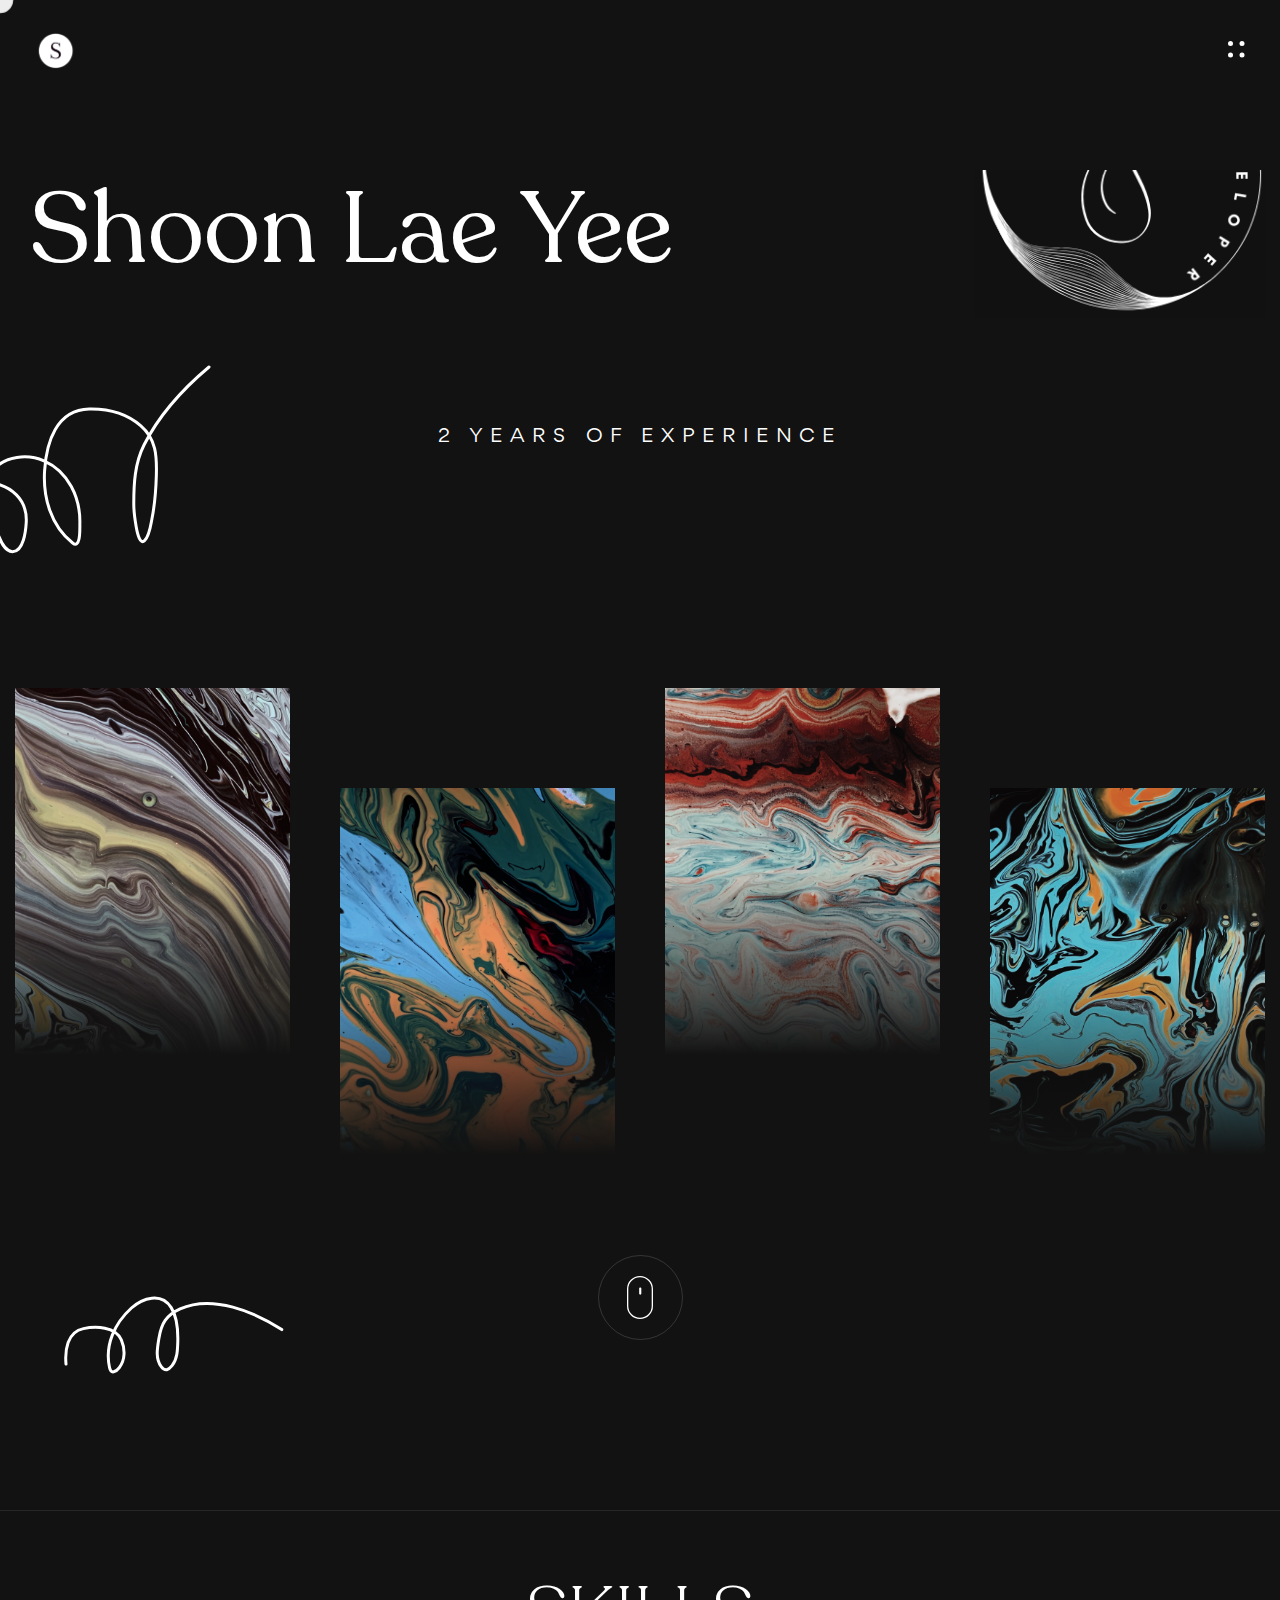
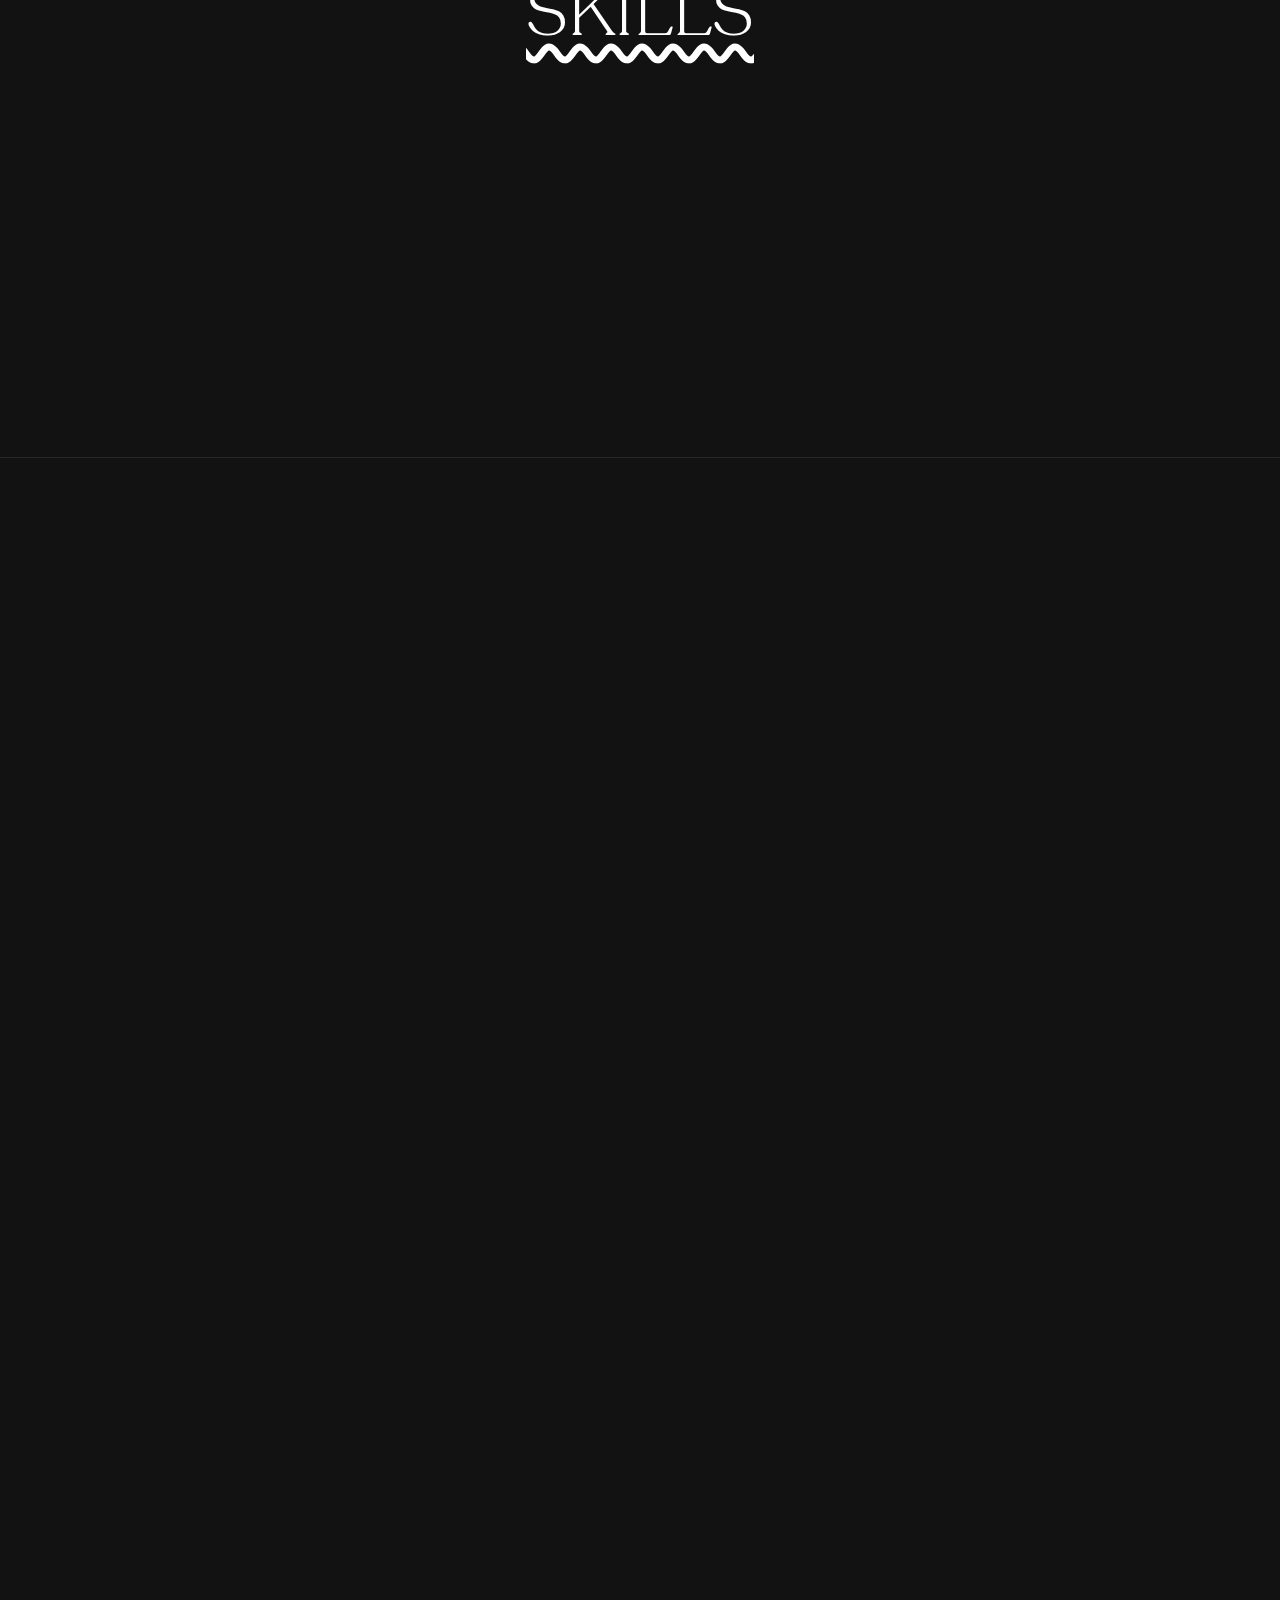
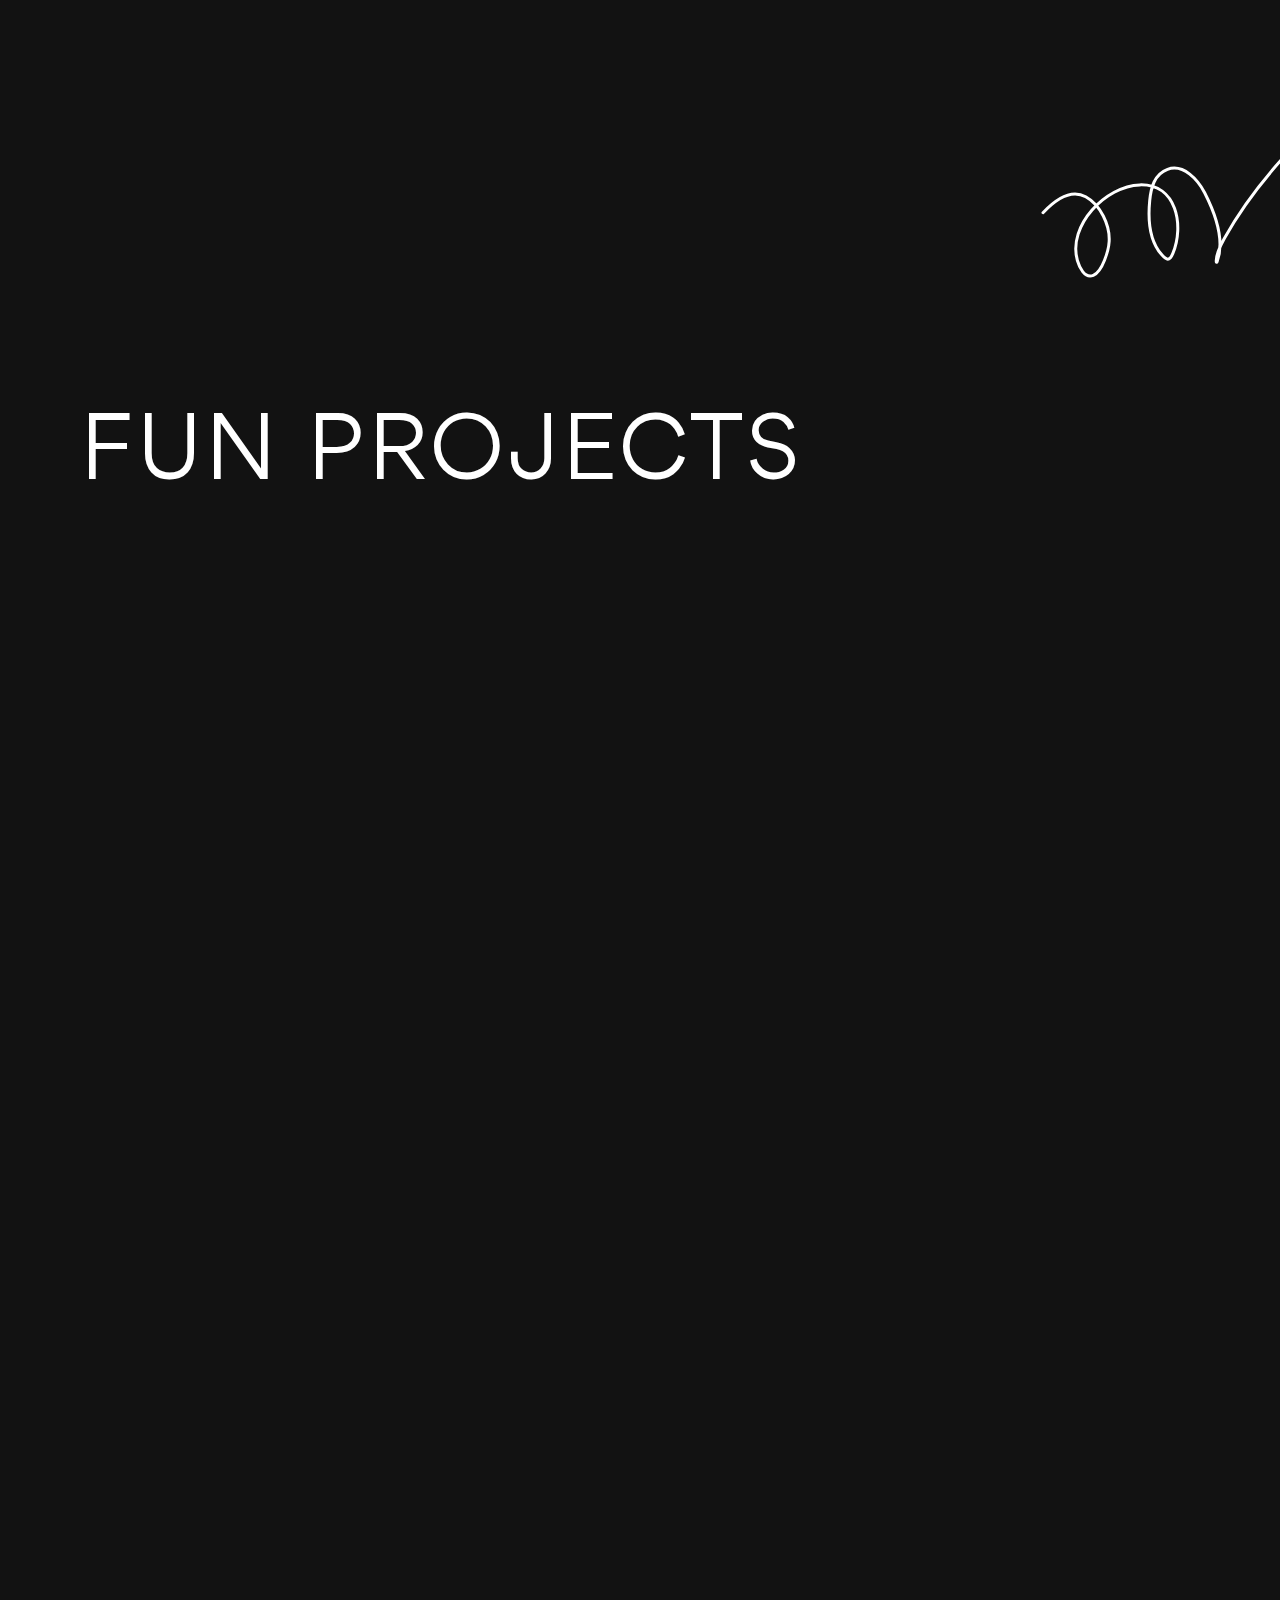
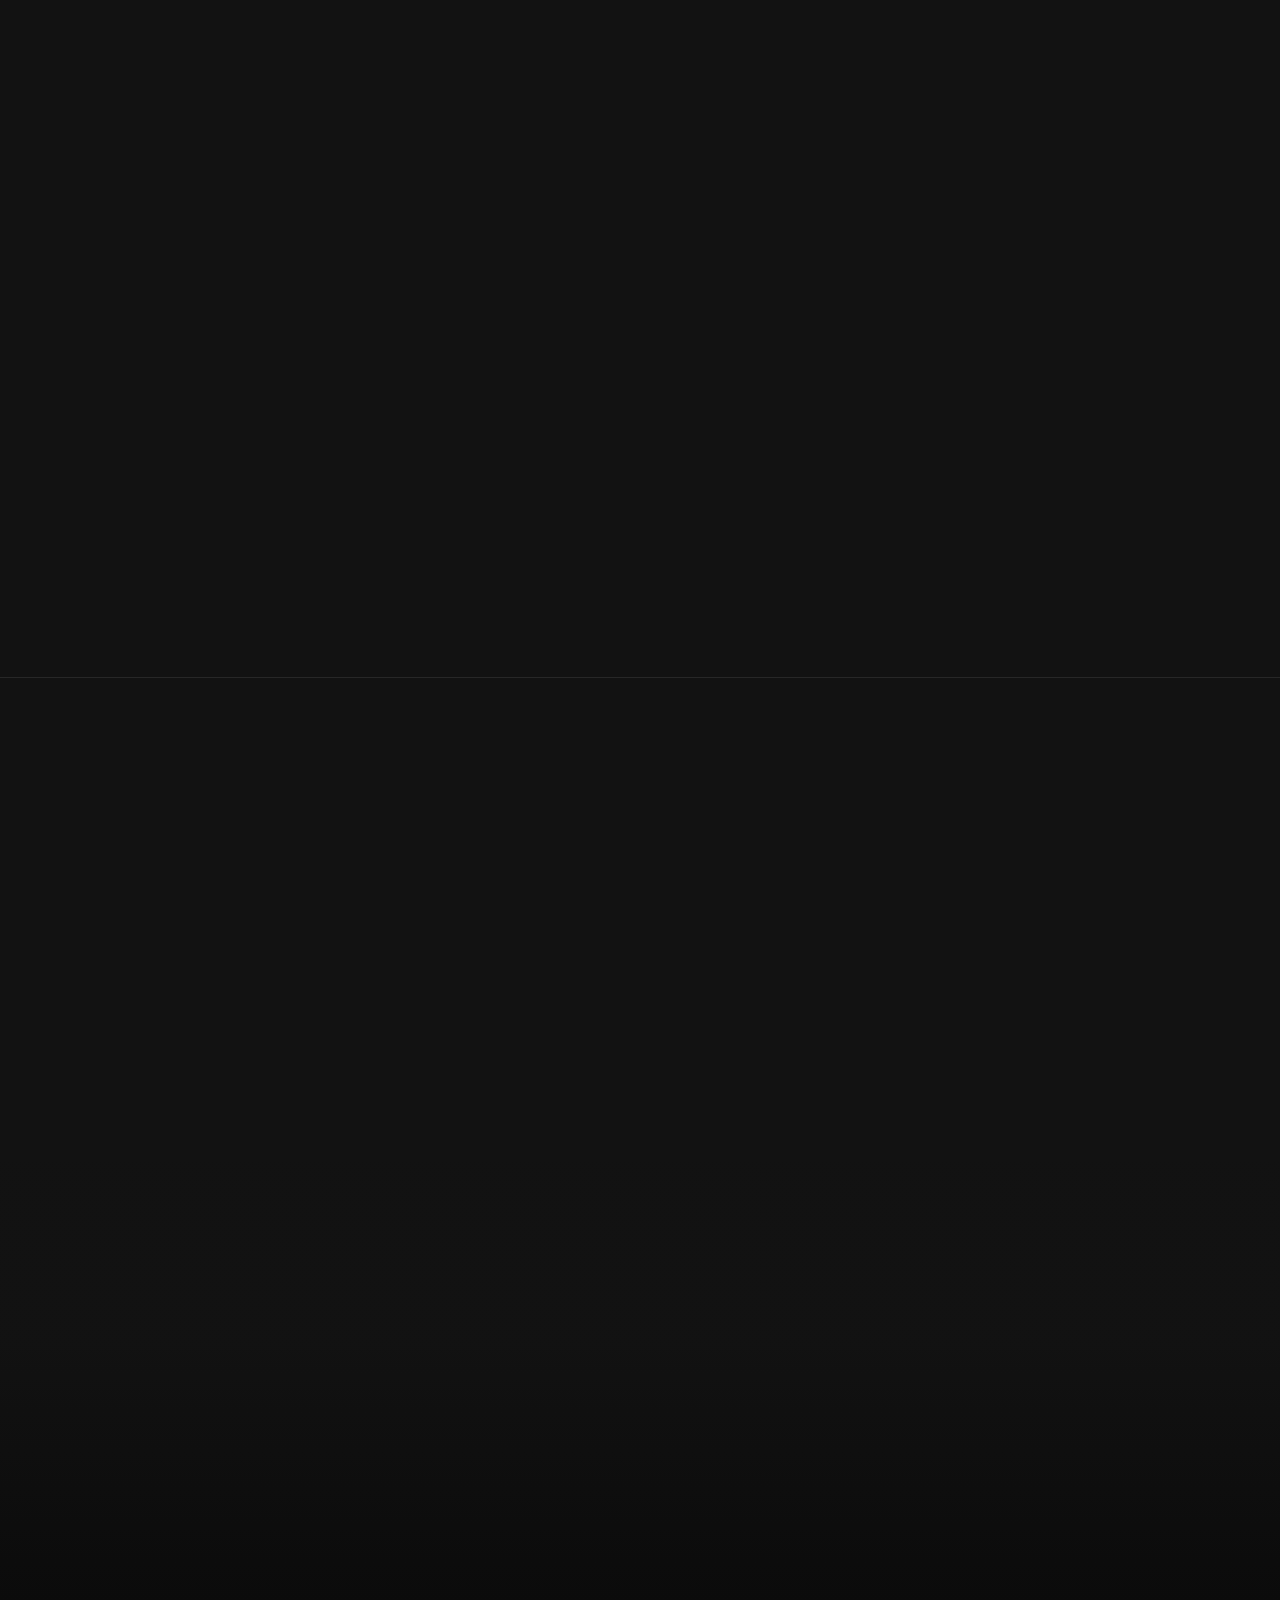
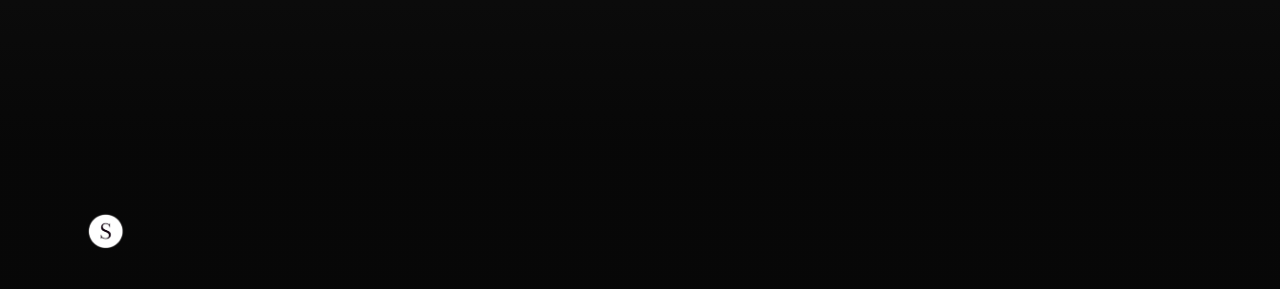
<file: index.html>
<!DOCTYPE html>
<html lang="en">
  <head>
    <meta charset="UTF-8" />
    <meta http-equiv="X-UA-Compatible" content="IE=edge" />
    <meta name="viewport" content="width=device-width, initial-scale=1.0" />

    <!-- 
    - primary meta tags
  -->
    <title>Portfolio</title>
    <meta name="title" content="Shoon Lae Yee" />
    <meta
      name="description"
      content="This is a full stack developer portfolio"
    />

    <!-- 
    - favicon
  -->
    <link
      rel="shortcut icon"
      href="./assets/images/logo.png"
      type="image/svg+xml"
    />

    <!-- 
    - custom css link
  -->
    <link rel="stylesheet" href="./assets/css/style.css" />

    <!-- 
    - custom font link
  -->
    <link rel="stylesheet" href="./assets/font/font.css" />

    <!-- 
    - preload images
  -->
    <link rel="preload" as="image" href="./assets/images/loading.png" />
    <link rel="preload" as="image" href="./assets/images/loading-circle.svg" />
  </head>

  <body class="active" id="top">
    <!-- 
    PRELOADING
  -->

    <div class="loading" data-loading>
      <img
        src="./assets/images/loading.png"
        width="55"
        height="55"
        alt="loading"
        class="img"
      />
      <img
        src="./assets/images/loading-circle.svg"
        width="70"
        height="70"
        alt=""
        class="circle"
      />
    </div>

    <!-- 
    - #HEADER
  -->

    <header class="header" data-header>
      <div class="container">
        <a href="#" class="logo">
          <img
            src="./assets/images/logo.png"
            width="40"
            height="40"
            alt="Shoon home"
          />
        </a>

        <button class="nav-open-btn" aria-label="open menu" data-nav-toggler>
          <img
            src="./assets/images/menu.svg"
            width="17"
            height="17"
            alt="menu icon"
          />
        </button>

        <nav class="navbar" data-navbar>
          <div class="navbar-top">
            <a href="#" class="logo">
              <img
                src="./assets/images/nav-logo.png"
                width="140"
                height="40"
                alt="Shoon home"
                class="img"
              />
            </a>

            <button
              class="nav-close-btn"
              aria-label="close menu"
              data-nav-toggler
            >
              <span class="span one"></span>
              <span class="span two"></span>
            </button>
          </div>

          <ul class="navbar-list">
            <li class="navbar-item">
              <a href="#home" class="navbar-link" data-nav-link>Home</a>
            </li>

            <li class="navbar-item">
              <a href="#gallery" class="navbar-link" data-nav-link>Gallery</a>
            </li>

            <li class="navbar-item">
              <a href="#about" class="navbar-link" data-nav-link>About</a>
            </li>

            <li class="navbar-item">
              <a href="#services" class="navbar-link" data-nav-link
                >Fun Projects</a
              >
            </li>

            <li class="navbar-item">
              <a href="#portfolio" class="navbar-link" data-nav-link
                >My Recent Work</a
              >
            </li>

            <li class="navbar-item">
              <a href="#contact" class="navbar-link" data-nav-link
                >Contact Me</a
              >
            </li>
          </ul>

          <p class="navbar-title">Address</p>

          <address class="navbar-text">Yangon,Myanmar</address>

          <p class="navbar-title">Phone Number</p>
          <a href="tel:09795634470" class="contact-link">09795634470</a>
        </nav>

        <div class="overlay" data-nav-toggler data-overlay></div>
      </div>
    </header>

    <main>
      <article>
        <!-- 
        - #HERO
      -->

        <section class="section hero" id="home" aria-label="home">
          <div class="container">
            <img
              src="./assets/images/hero-banner.png"
              width="322"
              height="322"
              alt="hero-banner"
              class="hero-banner"
            />

            <div class="hero-content">
              <h1 class="h1 hero-title">Shoon Lae Yee</h1>

              <div class="wrapper h2">
                <strong class="strong" data-letter-effect>Web Developer</strong>
                <strong class="strong" data-letter-effect>Frontend </strong>
                <strong class="strong" data-letter-effect>Backend </strong>
              </div>
              <p class="hero-text">2 Years Of Experience</p>
            </div>
          </div>

          <img
            src="./assets/images/hero-shape.svg"
            width="211"
            height="189"
            alt="hero-shape"
            class="shape"
          />
        </section>

        <!-- 
        - #GALLERY
      -->

        <section class="section gallery" id="gallery">
          <div class="container">
            <ul class="gallery-list">
              <li class="gallery-item" data-reveal>
                <div class="gallery-card">
                  <figure
                    class="card-banner img-holder has-before"
                    style="--width: 450; --height: 625"
                  >
                    <img
                      src="./assets/images/gallery-1.jpg"
                      width="450"
                      height="625"
                      loading="lazy"
                      alt="Design Priciple-1"
                      class="img-cover"
                    />
                  </figure>

                  <div class="card-content">
                    <h3 class="h6">
                      <a href="#gallery" class="card-title"
                        >Design Principle-1</a
                      >
                    </h3>

                    <span class="card-tag">Simplicity</span>
                  </div>
                </div>

                <div class="gallery-card">
                  <figure
                    class="card-banner img-holder has-before"
                    style="--width: 450; --height: 625"
                  >
                    <img
                      src="./assets/images/gallery-2.jpg"
                      width="450"
                      height="625"
                      loading="lazy"
                      alt="Design Priciple-2"
                      class="img-cover"
                    />
                  </figure>

                  <div class="card-content">
                    <h3 class="h6">
                      <a href="#gallery" class="card-title"
                        >Design Principle-2</a
                      >
                    </h3>

                    <span class="card-tag">Consistency</span>
                  </div>
                </div>
              </li>

              <li class="gallery-item" data-reveal>
                <div class="gallery-card">
                  <figure
                    class="card-banner img-holder has-before"
                    style="--width: 450; --height: 625"
                  >
                    <img
                      src="./assets/images/gallery-3.jpg"
                      width="450"
                      height="625"
                      loading="lazy"
                      alt="Design Priciple-3"
                      class="img-cover"
                    />
                  </figure>

                  <div class="card-content">
                    <h3 class="h6">
                      <a href="#gallery" class="card-title"
                        >Design Principle-3</a
                      >
                    </h3>

                    <span class="card-tag">Accessibility</span>
                  </div>
                </div>

                <div class="gallery-card">
                  <figure
                    class="card-banner img-holder has-before"
                    style="--width: 450; --height: 625"
                  >
                    <img
                      src="./assets/images/gallery-4.jpg"
                      width="450"
                      height="625"
                      loading="lazy"
                      alt="Design Priciple-4"
                      class="img-cover"
                    />
                  </figure>

                  <div class="card-content">
                    <h3 class="h6">
                      <a href="#gallery" class="card-title"
                        >Design Principle-4</a
                      >
                    </h3>

                    <span class="card-tag">Responsiveness</span>
                  </div>
                </div>
              </li>

              <li class="gallery-item" data-reveal>
                <div class="gallery-card">
                  <figure
                    class="card-banner img-holder has-before"
                    style="--width: 450; --height: 625"
                  >
                    <img
                      src="./assets/images/gallery-5.jpg"
                      width="450"
                      height="625"
                      loading="lazy"
                      alt="Design Priciple-5"
                      class="img-cover"
                    />
                  </figure>

                  <div class="card-content">
                    <h3 class="h6">
                      <a href="#gallery" class="card-title"
                        >Design Principle-5</a
                      >
                    </h3>

                    <span class="card-tag">Navigation</span>
                  </div>
                </div>

                <div class="gallery-card">
                  <figure
                    class="card-banner img-holder has-before"
                    style="--width: 450; --height: 625"
                  >
                    <img
                      src="./assets/images/gallery-6.jpg"
                      width="450"
                      height="625"
                      loading="lazy"
                      alt="Design Priciple-6"
                      class="img-cover"
                    />
                  </figure>

                  <div class="card-content">
                    <h3 class="h6">
                      <a href="#gallery" class="card-title"
                        >Design Principle-6</a
                      >
                    </h3>

                    <span class="card-tag">Content</span>
                  </div>
                </div>
              </li>

              <li class="gallery-item" data-reveal>
                <div class="gallery-card">
                  <figure
                    class="card-banner img-holder has-before"
                    style="--width: 450; --height: 625"
                  >
                    <img
                      src="./assets/images/gallery-7.jpg"
                      width="450"
                      height="625"
                      loading="lazy"
                      alt="Design Priciple-7"
                      class="img-cover"
                    />
                  </figure>

                  <div class="card-content">
                    <h3 class="h6">
                      <a href="#gallery" class="card-title"
                        >Design Principle-7</a
                      >
                    </h3>

                    <span class="card-tag">Functionality</span>
                  </div>
                </div>

                <div class="gallery-card">
                  <figure
                    class="card-banner img-holder has-before"
                    style="--width: 450; --height: 625"
                  >
                    <img
                      src="./assets/images/gallery-8.jpg"
                      width="450"
                      height="625"
                      loading="lazy"
                      alt="Design Priciple-8"
                      class="img-cover"
                    />
                  </figure>

                  <div class="card-content">
                    <h3 class="h6">
                      <a href="#gallery" class="card-title"
                        >Design Priciple-8</a
                      >
                    </h3>

                    <span class="card-tag">Aesthetics</span>
                  </div>
                </div>
              </li>
            </ul>

            <a href="#about" class="scroll-down">
              <img
                src="./assets/images/scroll-down.svg"
                width="40"
                height="66"
                loading="lazy"
                alt="mouse scroll"
              />
            </a>

            <img
              src="./assets/images/gallery-shape.svg"
              width="220"
              height="78"
              loading="lazy"
              alt=""
              class="shape"
            />
          </div>
        </section>

        <!-- 
        - #SKILLS
      -->

        <section
          class="section category"
          id="category-card"
          aria-label="photography category"
        >
          <div class="container">
            <a href="#category-card" class="category-card">
              <h3
                class="h4 card-title"
                style="
                  color: white;
                  cursor: default;
                  margin-bottom: 6rem;
                  text-decoration: underline wavy white;
                  text-underline-offset: 1rem;
                "
              >
                SKILLS
              </h3>
            </a>
            <ul class="category-list">
              <li class="category-item" data-reveal>
                <a href="#category-card" class="category-card">
                  <h3 class="h4 card-title">HTML,</h3>

                  <figure
                    class="card-banner img-holder"
                    style="--width: 600; --height: 690"
                  >
                    <img
                      src="./assets/images/category-1.jpg"
                      width="600"
                      height="690"
                      loading="lazy"
                      alt="HTML"
                      class="img-cover"
                    />
                  </figure>
                </a>
              </li>

              <li class="category-item" data-reveal>
                <a href="#category-card" class="category-card">
                  <h3 class="h4 card-title">CSS,</h3>

                  <figure
                    class="card-banner img-holder"
                    style="--width: 600; --height: 690"
                  >
                    <img
                      src="./assets/images/category-2.jpg"
                      width="600"
                      height="690"
                      loading="lazy"
                      alt="CSS"
                      class="img-cover"
                    />
                  </figure>
                </a>
              </li>

              <li class="category-item" data-reveal>
                <a href="#category-card" class="category-card">
                  <h3 class="h4 card-title">BOOTSTRAP,</h3>

                  <figure
                    class="card-banner img-holder"
                    style="--width: 600; --height: 690"
                  >
                    <img
                      src="./assets/images/category-3.jpg"
                      width="600"
                      height="690"
                      loading="lazy"
                      alt="BOOTSTRAP"
                      class="img-cover"
                    />
                  </figure>
                </a>
              </li>
   <li class="category-item" data-reveal>
                <a href="#category-card" class="category-card">
                  <h3 class="h4 card-title">TAILWIND,</h3>

                  <figure
                    class="card-banner img-holder"
                    style="--width: 600; --height: 690"
                  >
                    <img
                      src="./assets/images/category-13.jpg"
                      width="600"
                      height="690"
                      loading="lazy"
                      alt="TAILWIND"
                      class="img-cover"
                    />
                  </figure>
                </a>
              </li>
              <li class="category-item" data-reveal>
                <a href="#category-card" class="category-card">
                  <h3 class="h4 card-title">JAVASCRIPT</h3>

                  <figure
                    class="card-banner img-holder"
                    style="--width: 600; --height: 690"
                  >
                    <img
                      src="./assets/images/category-4.jpg"
                      width="600"
                      height="690"
                      loading="lazy"
                      alt="JAVASCRIPT"
                      class="img-cover"
                    />
                  </figure>
                </a>
              </li>

              <li class="category-item" data-reveal>
                <a href="#category-card" class="category-card">
                  <h3 class="h4 card-title">JQUERY,</h3>

                  <figure
                    class="card-banner img-holder"
                    style="--width: 600; --height: 690"
                  >
                    <img
                      src="./assets/images/category-5.jpg"
                      width="600"
                      height="690"
                      loading="lazy"
                      alt="JQUERY"
                      class="img-cover"
                    />
                  </figure>
                </a>
              </li>

              <li class="category-item" data-reveal>
                <a href="#category-card" class="category-card">
                  <h3 class="h4 card-title">PHP,</h3>

                  <figure
                    class="card-banner img-holder"
                    style="--width: 600; --height: 690"
                  >
                    <img
                      src="./assets/images/category-6.jpg"
                      width="600"
                      height="690"
                      loading="lazy"
                      alt="PHP"
                      class="img-cover"
                    />
                  </figure>
                </a>
              </li>

              <li class="category-item" data-reveal>
                <a href="#category-card" class="category-card">
                  <h3 class="h4 card-title">LARAVEL,</h3>

                  <figure
                    class="card-banner img-holder"
                    style="--width: 600; --height: 690"
                  >
                    <img
                      src="./assets/images/category-7.jpg"
                      width="600"
                      height="690"
                      loading="lazy"
                      alt="LARAVEL"
                      class="img-cover"
                    />
                  </figure>
                </a>
              </li>
              <li class="category-item" data-reveal>
                <a href="#category-card" class="category-card">
                  <h3 class="h4 card-title">MYSQL,</h3>

                  <figure
                    class="card-banner img-holder"
                    style="--width: 600; --height: 690"
                  >
                    <img
                      src="./assets/images/category.png"
                      width="600"
                      height="690"
                      loading="lazy"
                      alt="MYSQL"
                      class="img-cover"
                    />
                  </figure>
                </a>
              </li>

              <li class="category-item" data-reveal>
                <a href="#category-card" class="category-card">
                  <h3 class="h4 card-title">VUE,</h3>

                  <figure
                    class="card-banner img-holder"
                    style="--width: 600; --height: 690"
                  >
                    <img
                      src="./assets/images/category-8.jpg"
                      width="600"
                      height="690"
                      loading="lazy"
                      alt="VUE"
                      class="img-cover"
                    />
                  </figure>
                </a>
              </li>
              <li class="category-item" data-reveal>
                <a href="#category-card" class="category-card">
                  <h3 class="h4 card-title">API,</h3>

                  <figure
                    class="card-banner img-holder"
                    style="--width: 600; --height: 690"
                  >
                    <img
                      src="./assets/images/category-9.jpg"
                      width="600"
                      height="690"
                      loading="lazy"
                      alt="API"
                      class="img-cover"
                    />
                  </figure>
                </a>
              </li>

              <li class="category-item" data-reveal>
                <a href="#category-card" class="category-card">
                  <h3 class="h4 card-title">GIT,</h3>
                  <figure
                    class="card-banner img-holder"
                    style="--width: 600; --height: 690"
                  >
                    <img
                      src="./assets/images/category-10.jpg"
                      width="600"
                      height="690"
                      loading="lazy"
                      alt="GIT"
                      class="img-cover"
                    />
                  </figure>
                </a>
              </li>
              <li class="category-item" data-reveal>
                <a href="#category-card" class="category-card">
                  <h3 class="h4 card-title">GITHUB</h3>

                  <figure
                    class="card-banner img-holder"
                    style="--width: 600; --height: 690"
                  >
                    <img
                      src="./assets/images/category-12.png"
                      width="600"
                      height="690"
                      loading="lazy"
                      alt="GIT"
                      class="img-cover"
                    />
                  </figure>
                </a>
              </li>
            </ul>
          </div>
        </section>

        <!-- 
        - #ABOUT
      -->
      <section class="section about" id="about" aria-label="about me">
        <div class="container">
          <div class="about-content">
            <h2 class="h2 section-title" data-reveal="right">
              Hi. I’m <br />
              Shoon Lae Yee
            </h2>
            <div class="wrapper has-before" data-reveal="right">
              <p class="section-text">
                Hello, I am a web developer who is passionate about creating
                beautiful and functional websites. I have learned web
                development through various online courses, self-study, and
                I have built several projects using HTML, CSS, JavaScript, and
                Vue.js.You can see some of my full-stack projects using Laravel and Vue.js on Github
                <a href="https://github.com/shoon007" target="_blank">
                  <em class="em">https: //github.com/shoon007.</em>
                </a>
              </p>
            </div>
          
          </div>
          <figure class="about-banner" data-reveal="left">
            <div
              class="img-holder has-before"
              style="--width: 512; --height: 684"
            >
              <img
                src="./assets/images/about-banner.jpg"
                width="512"
                height="684"
                loading="lazy"
                alt="shoon"
                class="img-cover"
              />
            </div>

            <img
              src="./assets/images/about-shape-2.svg"
              width="659"
              height="653"
              loading="lazy"
              alt=""
              class="shape shape-2"
            />
          </figure>

          <img
            src="./assets/images/about-shape-3.svg"
            width="239"
            height="232"
            loading="lazy"
            alt=""
            class="shape shape-3"
          />
         
        </div>
      </section>
   

        <!-- 
        - #MY FUN PROJECT
      -->

        <section
          class="section service"
          id="services"
          aria-labelledby="service-lable"
        >
          <p class="section-subtitle container" id="service-lable">
            Fun Projects
          </p>

          <ul class="service-list">
            <li data-reveal>
              <div class="service-card container">
                <img
                  src="./assets/images/service-1.jpg"
                  width="340"
                  height="380"
                  loading="lazy"
                  alt="Ping Pong Game"
                  class="img"
                />

                <div>
                  <h3 class="h3 card-title">Ping Pong Game</h3>

                  <p class="card-subtitle">(HTML,CSS,JS)</p>
                </div>

                <a
                  href="./fun-1/pingPong.html"
                  target="_blank"
                  class="btn-icon"
                  aria-label="See more"
                >
                  <svg
                    xmlns="http://www.w3.org/2000/svg"
                    width="43"
                    height="20"
                    viewBox="0 0 43 20"
                    fill="none"
                  >
                    <path d="M0 10H41" stroke="white" stroke-width="2" />
                    <path
                      d="M33 1L41.9 10.2727L33 19"
                      stroke="white"
                      stroke-width="2"
                    />
                  </svg>
                </a>
              </div>
            </li>
            <li data-reveal>
              <div class="service-card container">
                <img
                  src="./assets/images/service-2.jpg"
                  width="340"
                  height="380"
                  loading="lazy"
                  alt="TicTacToe Game"
                  class="img"
                />

                <div>
                  <h3 class="h3 card-title">TicTacToe Game</h3>

                  <p class="card-subtitle">(HTML,CSS,JS)</p>
                </div>

                <a
                  href="./fun-2/ticTaceToe.html"
                  target="_blank"
                  class="btn-icon"
                  aria-label="See more"
                >
                  <svg
                    xmlns="http://www.w3.org/2000/svg"
                    width="43"
                    height="20"
                    viewBox="0 0 43 20"
                    fill="none"
                  >
                    <path d="M0 10H41" stroke="white" stroke-width="2" />
                    <path
                      d="M33 1L41.9 10.2727L33 19"
                      stroke="white"
                      stroke-width="2"
                    />
                  </svg>
                </a>
              </div>
            </li>

            <li data-reveal>
              <div class="service-card container">
                <img
                  src="./assets/images/service-3.png"
                  width="340"
                  height="380"
                  loading="lazy"
                  alt="Login/Register Form"
                  class="img"
                />

                <div>
                  <h3 class="h3 card-title">Login/Register Form</h3>

                  <p class="card-subtitle">(HTML,CSS,JS)</p>
                </div>

                <a
                  href="./fun-3/form.html"
                  target="_blank"
                  class="btn-icon"
                  aria-label="See more"
                >
                  <svg
                    xmlns="http://www.w3.org/2000/svg"
                    width="43"
                    height="20"
                    viewBox="0 0 43 20"
                    fill="none"
                  >
                    <path d="M0 10H41" stroke="white" stroke-width="2" />
                    <path
                      d="M33 1L41.9 10.2727L33 19"
                      stroke="white"
                      stroke-width="2"
                    />
                  </svg>
                </a>
              </div>
            </li>

            <li data-reveal>
              <div class="service-card container">
                <img
                  src="./assets/images/service-4.png"
                  width="340"
                  height="380"
                  loading="lazy"
                  alt="Card Carousel"
                  class="img"
                />

                <div>
                  <h3 class="h3 card-title">Card Carousel</h3>

                  <p class="card-subtitle">(HTML,CSS,JS)</p>
                </div>

                <a
                  href="./fun-4/index.html"
                  target="_blank"
                  class="btn-icon"
                  aria-label="See more"
                >
                  <svg
                    xmlns="http://www.w3.org/2000/svg"
                    width="43"
                    height="20"
                    viewBox="0 0 43 20"
                    fill="none"
                  >
                    <path d="M0 10H41" stroke="white" stroke-width="2" />
                    <path
                      d="M33 1L41.9 10.2727L33 19"
                      stroke="white"
                      stroke-width="2"
                    />
                  </svg>
                </a>
              </div>
            </li>
          </ul>
        </section>

        <!-- 
        - #PORTFOLIO
      -->

        <section
          class="section portfolio"
          id="portfolio"
          aria-labelledby="portfolio-label"
        >
          <div class="container">
            <div class="portfolio-list">
              <div class="wrapper">
                <h2 class="h2 section-title" id="portfolio-label" data-reveal>
                  My Recent Work
                </h2>

                <div class="portfolio-card" data-reveal>
                  <figure
                    class="card-banner img-holder has-before"
                    style="--width: 700; --height: 605"
                  >
                    <img
                      src="./assets/images/portfolio-1.jpg"
                      width="700"
                      height="605"
                      loading="lazy"
                      alt="Snake Game"
                      class="img-cover"
                    />
                  </figure>

                  <div class="card-content">
                    <h3 class="h4">
                      <a
                        href="./project-1/snakeG.html"
                        target="_blank"
                        class="card-title"
                        >Snake Game</a
                      >
                    </h3>

                    <p class="card-tag">Game</p>
                  </div>

                  <a
                    href="./project-1/snakeG.html"
                    target="_blank"
                    class="btn-icon"
                    aria-label="See more"
                  >
                    <svg
                      xmlns="http://www.w3.org/2000/svg"
                      width="43"
                      height="20"
                      viewBox="0 0 43 20"
                      fill="none"
                    >
                      <path d="M0 10H41" stroke="black" stroke-width="2" />
                      <path
                        d="M33 1L41.9 10.2727L33 19"
                        stroke="black"
                        stroke-width="2"
                      />
                    </svg>
                  </a>
                </div>

              <div class="portfolio-card" data-reveal>
                  <figure
                    class="card-banner img-holder has-before"
                    style="--width: 700; --height: 1091"
                  >
                    <img
                      src="./assets/images/portfolio-2.jpg"
                      width="700"
                      height="1091"
                      loading="lazy"
                      alt="Animated Bike Landing Page"
                      class="img-cover"
                    />
                  </figure>

                  <div class="card-content">
                    <h3 class="h4">
                      <a
                        href="./project-2/bike.html"
                        target="_blank"
                        class="card-title"
                        >Animated Landing Page</a
                      >
                    </h3>

                    <p class="card-tag">Bike</p>
                  </div>

                  <a
                    href="./project-2/bike.html"
                    target="_blank"
                    class="btn-icon"
                    aria-label="See more"
                  >
                    <svg
                      xmlns="http://www.w3.org/2000/svg"
                      width="43"
                      height="20"
                      viewBox="0 0 43 20"
                      fill="none"
                    >
                      <path d="M0 10H41" stroke="black" stroke-width="2" />
                      <path
                        d="M33 1L41.9 10.2727L33 19"
                        stroke="black"
                        stroke-width="2"
                      />
                    </svg>
                  </a>
                </div> 
               
              </div>

              <div class="wrapper">
                <div class="portfolio-card" data-reveal>
                  <figure
                    class="card-banner img-holder has-before"
                    style="--width: 700; --height: 1000"
                  >
                    <img
                      src="./assets/images/portfolio-3.jpg"
                      width="700"
                      height="1000"
                      loading="lazy"
                      alt="Scrolled-based Fashion website"
                      class="img-cover"
                    />
                  </figure>

                  <div class="card-content">
                    <h3 class="h4">
                      <a
                        href="./project-3/scrollForth.html"
                        target="_blank"
                        class="card-title"
                        >Scroll-based Fashion Website</a
                      >
                    </h3>

                    <p class="card-tag">Fashion</p>
                  </div>

                  <a
                    href="./project-3/scrollForth.html"
                    target="_blank"
                    class="btn-icon"
                    aria-label="See more"
                  >
                    <svg
                      xmlns="http://www.w3.org/2000/svg"
                      width="43"
                      height="20"
                      viewBox="0 0 43 20"
                      fill="none"
                    >
                      <path d="M0 10H41" stroke="black" stroke-width="2" />
                      <path
                        d="M33 1L41.9 10.2727L33 19"
                        stroke="black"
                        stroke-width="2"
                      />
                    </svg>
                  </a>
                </div>

                <div class="portfolio-card" data-reveal>
                  <figure
                    class="card-banner img-holder has-before"
                    style="--width: 700; --height: 850"
                  >
                    <img
                      src="./assets/images/portfolio-4.jpg"
                      width="700"
                      height="850"
                      loading="lazy"
                      alt="Parallax Website"
                      class="img-cover"
                    />
                  </figure>

                  <div class="card-content">
                    <h3 class="h4">
                      <a
                        href="./project-4/index.html"
                        target="_blank"
                        class="card-title"
                        >Parallax Website</a
                      >
                    </h3>

                    <p class="card-tag">Parallax</p>
                  </div>

                  <a
                    href="./project-4/index.html"
                    target="_blank"
                    class="btn-icon"
                    aria-label="See more"
                  >
                    <svg
                      xmlns="http://www.w3.org/2000/svg"
                      width="43"
                      height="20"
                      viewBox="0 0 43 20"
                      fill="none"
                    >
                      <path d="M0 10H41" stroke="black" stroke-width="2" />
                      <path
                        d="M33 1L41.9 10.2727L33 19"
                        stroke="black"
                        stroke-width="2"
                      />
                    </svg>
                  </a>
                </div>
                <div class="portfolio-card" data-reveal>
                  <figure
                    class="card-banner img-holder has-before"
                    style="--width: 700; --height: 850"
                  >
                    <img
                      src="./assets/images/portfolio-5.png"
                      width="700"
                      height="850"
                      loading="lazy"
                      alt="Animated Image Slider"
                      class="img-cover"
                    />
                  </figure>

                  <div class="card-content">
                    <h3 class="h4">
                      <a
                        href="./project-5/index.html"
                        target="_blank"
                        class="card-title"
                        >Animated Image Slider</a
                      >
                    </h3>

                    <p class="card-tag">Slider</p>
                  </div>

                  <a
                    href="./project-5/index.html"
                    target="_blank"
                    class="btn-icon"
                    aria-label="See more"
                  >
                    <svg
                      xmlns="http://www.w3.org/2000/svg"
                      width="43"
                      height="20"
                      viewBox="0 0 43 20"
                      fill="none"
                    >
                      <path d="M0 10H41" stroke="black" stroke-width="2" />
                      <path
                        d="M33 1L41.9 10.2727L33 19"
                        stroke="black"
                        stroke-width="2"
                      />
                    </svg>
                  </a>
                </div>
              </div>
            </div>

            <img
              src="./assets/images/portfolio-shape.svg"
              width="286"
              height="232"
              loading="lazy"
              alt=""
              class="shape"
            />
          </div>
        </section>
      </article>
    </main>

    <!-- 
    - #FOOTER
  -->

    <footer class="footer">
      <div class="footer-top section" id="contact">
        <div class="container">
          <p class="section-subtitle" data-reveal>Contact Me</p>

          <h2 class="h2 section-title" data-reveal>Let's Work Together!</h2>

          <a href="mailto:shoonyee951@gmail.com" class="btn-icon" data-reveal>
            <img
              src="./assets/images/arrow-forward.svg"
              width="43"
              height="20"
              loading="lazy"
              alt="arrow-forward icon"
            />
          </a>

          <img
            src="./assets/images/footer-1.jpg"
            width="159"
            height="176"
            loading="lazy"
            alt="photography"
            class="abs-img abs-img-1"
            data-reveal
          />

          <img
            src="./assets/images/footer-2.jpg"
            width="265"
            height="275"
            loading="lazy"
            alt="photography"
            class="abs-img abs-img-2"
            data-reveal
          />

          <img
            src="./assets/images/footer-3.jpg"
            width="303"
            height="272"
            loading="lazy"
            alt="photography"
            class="abs-img abs-img-3"
            data-reveal
          />

          <img
            src="./assets/images/footer-4.jpg"
            width="175"
            height="175"
            loading="lazy"
            alt="photography"
            class="abs-img abs-img-4"
            data-reveal
          />

          <img
            src="./assets/images/footer-shape.svg"
            width="185"
            height="134"
            loading="lazy"
            alt=""
            class="shape"
          />
        </div>
      </div>

      <div class="footer-bottom">
        <div class="container">
          <a href="#" class="logo">
            <img
              src="./assets/images/logo.png"
              width="40"
              height="40"
              loading="lazy"
              alt="Shoon home"
            />
          </a>
        </div>
      </div>

      <div class="footer-bg has-before">
        <img
          src="./assets/images/footer-bg.jpg"
          width="1920"
          height="1135"
          loading="lazy"
          alt="photography"
          class="img-cover"
        />
      </div>
    </footer>

    <!-- 
    - #BACK TO TOP
  -->

    <a
      href="#top"
      class="back-top-btn"
      aria-label="back to top"
      data-back-top-btn
      >0%</a
    >

    <!-- 
    - #CUSTOM CURSOR
  -->

    <div class="cursor" data-cursor></div>

    <!-- 
    - custom js link
  -->
    <script src="./assets/js/script.js"></script>
  </body>
</html>
</file>
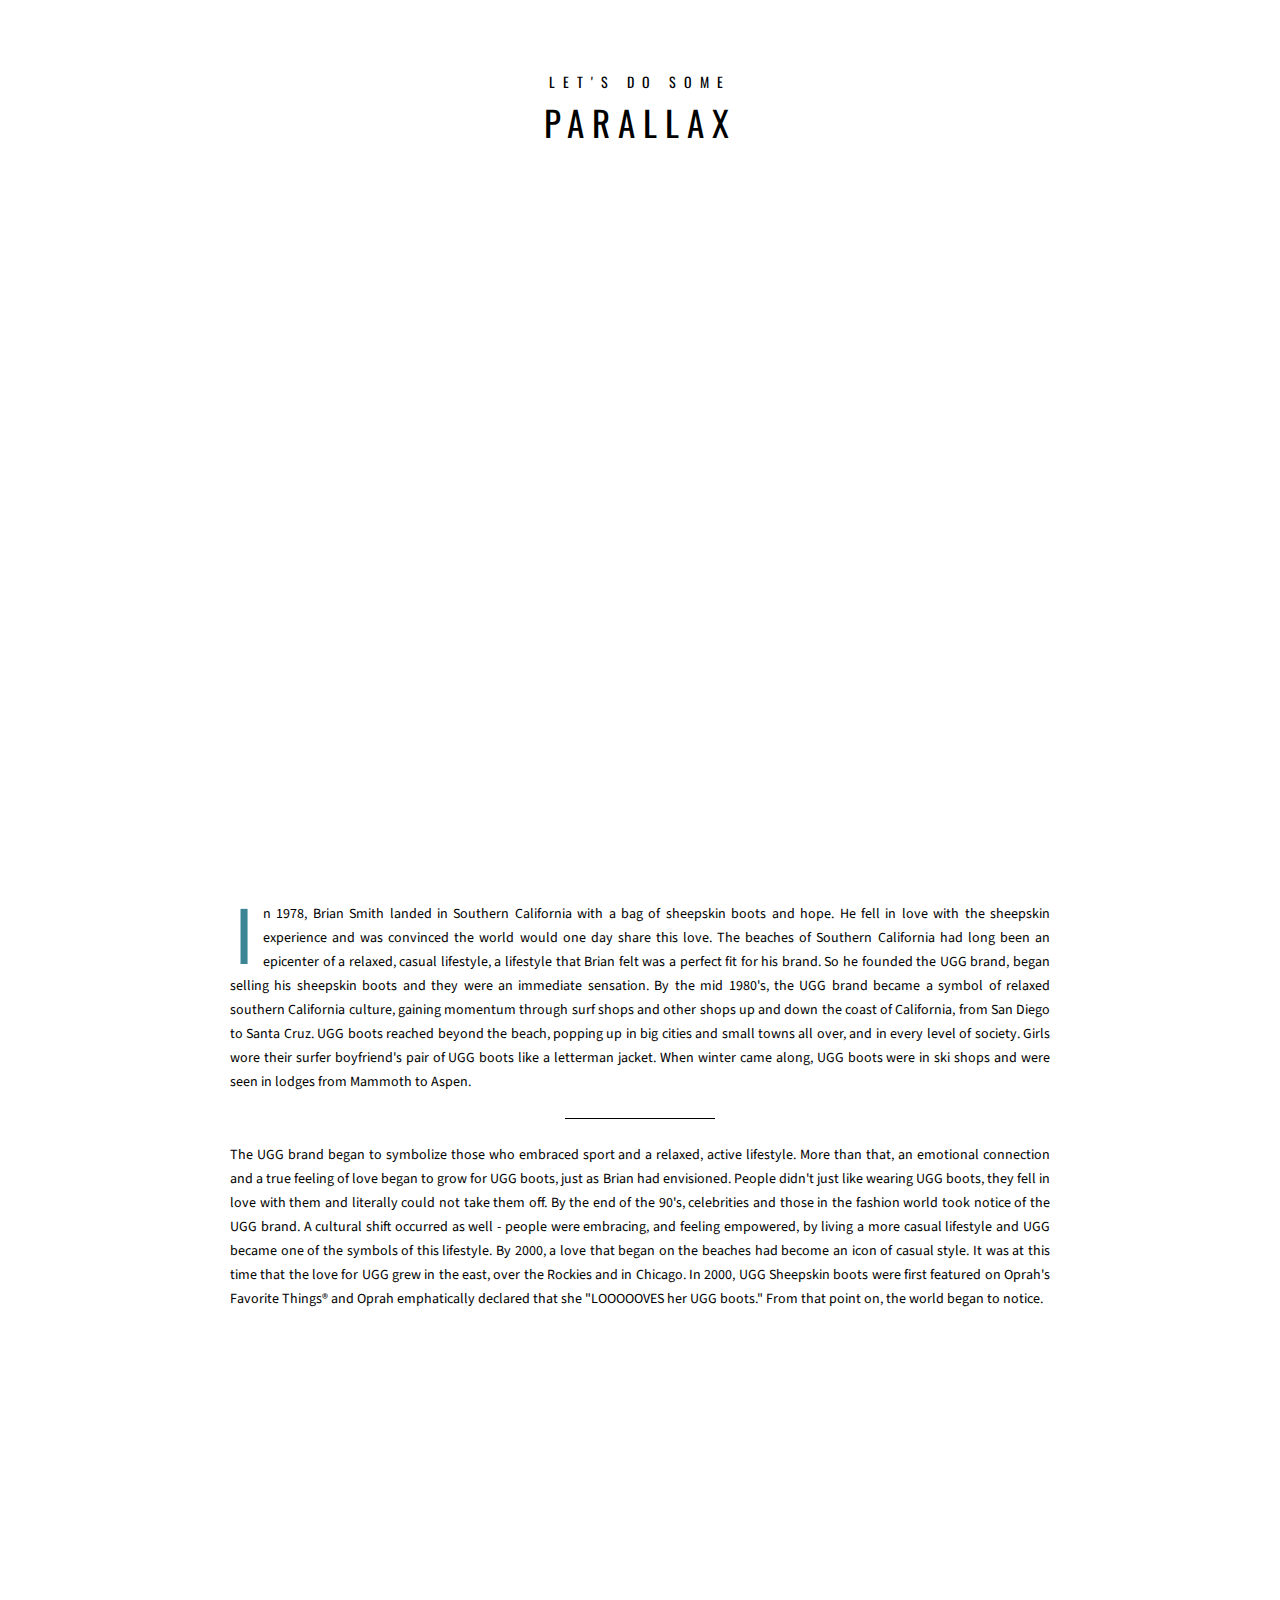
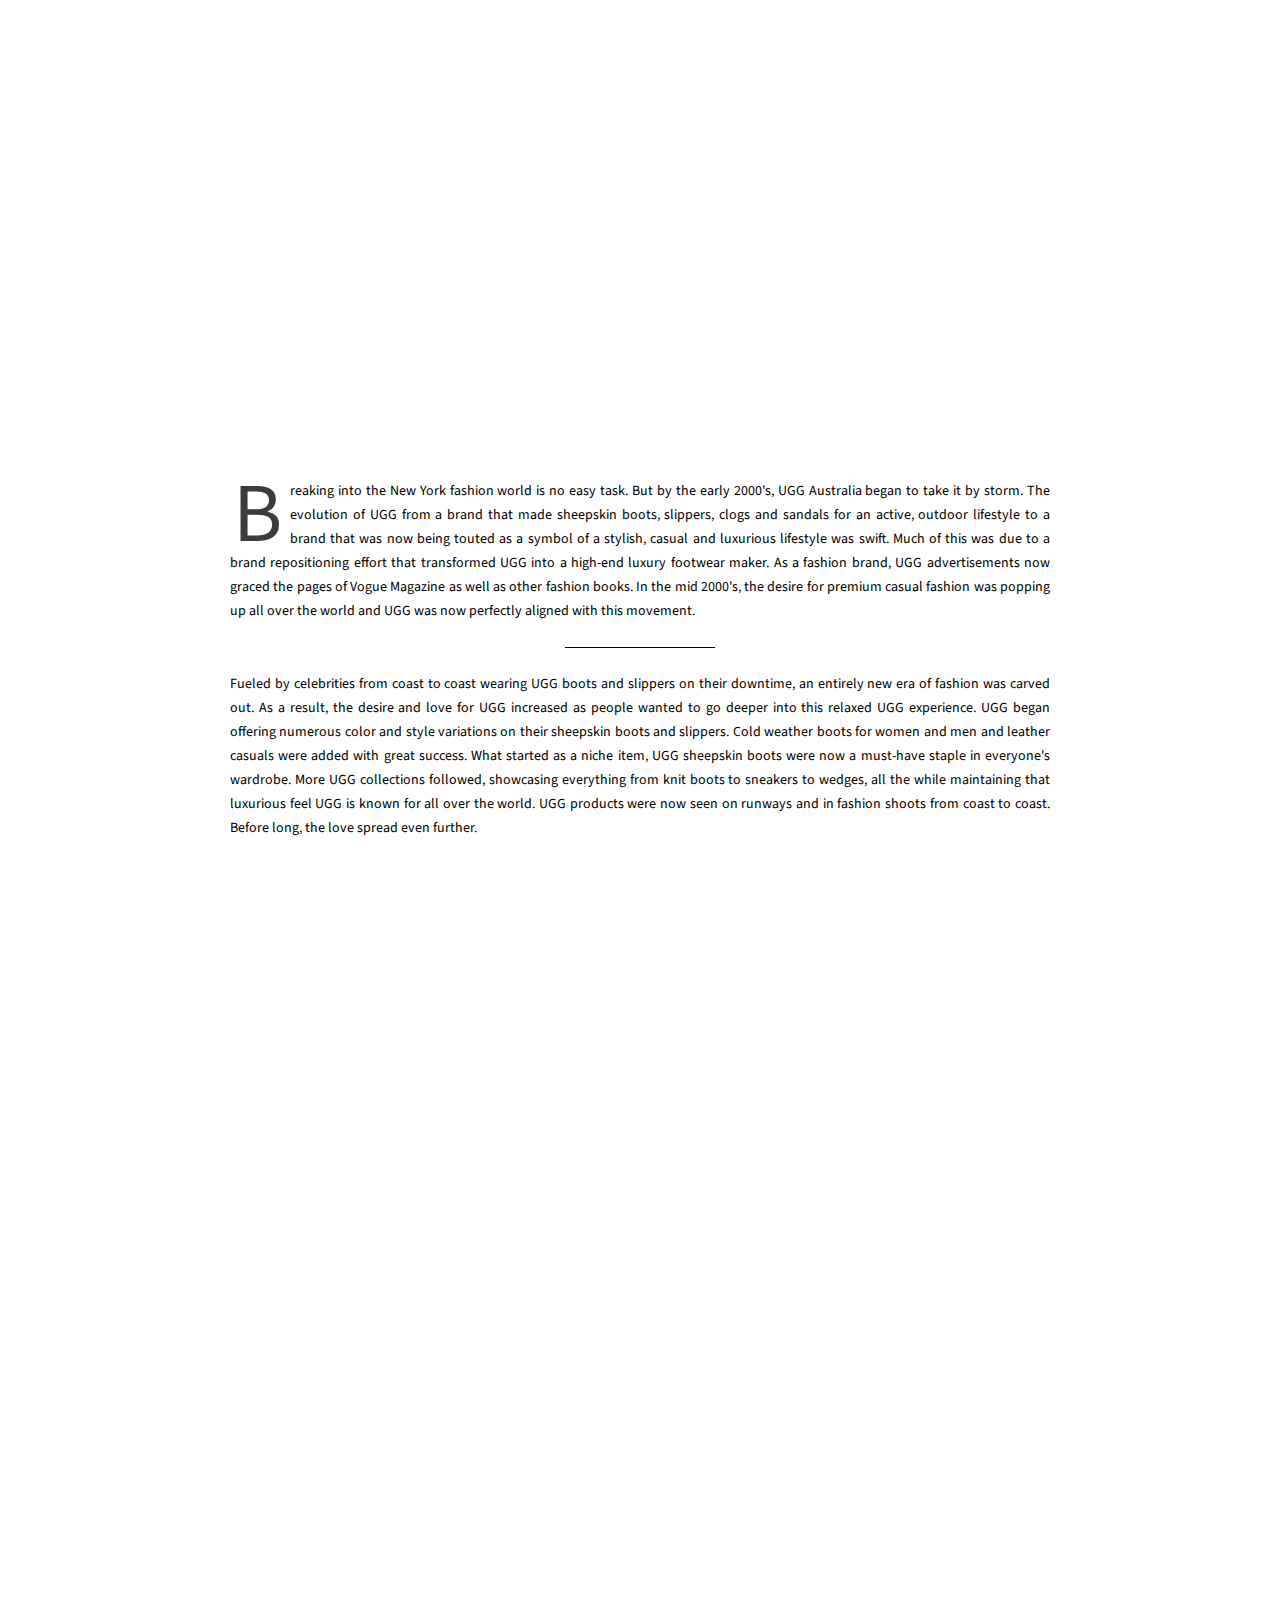
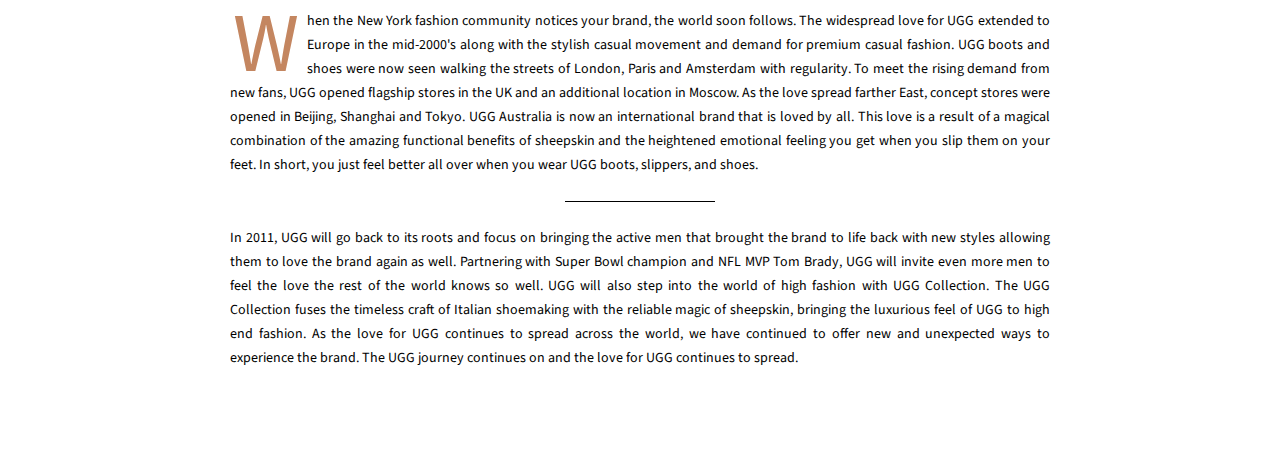
<file: project-4/index.html>
<!DOCTYPE html>
<html lang="en">
<head>
    <meta charset="UTF-8">
    <meta name="viewport" content="width=device-width, initial-scale=1.0">
    <title>Document</title>
    <link rel="shortcut icon"  href="./OIP.jpg">
    <link rel="stylesheet" href="./index.css">
</head>
<body>
    <div id="parallax-world-of-ugg">
  
        <section>
          <div class="title">
            <h3>Let's do some</h3>
            <h1>PARALLAX</h1>
          </div>
        </section>
        
        <section>
            <div class="parallax-one">
              <h2>SOUTHERN CALIFORNIA</h2>
            </div>
        </section>
        
        <section>
          <div class="block">
            <p><span class="first-character sc">I</span>n 1978, Brian Smith landed in Southern California with a bag of sheepskin boots and hope. He fell in love with the sheepskin experience and was convinced the world would one day share this love. The beaches of Southern California had long been an epicenter of a relaxed, casual lifestyle, a lifestyle that Brian felt was a perfect fit for his brand. So he founded the UGG brand, began selling his sheepskin boots and they were an immediate sensation. By the mid 1980's, the UGG brand became a symbol of relaxed southern California culture, gaining momentum through surf shops and other shops up and down the coast of California, from San Diego to Santa Cruz. UGG boots reached beyond the beach, popping up in big cities and small towns all over, and in every level of society. Girls wore their surfer boyfriend's pair of UGG boots like a letterman jacket. When winter came along, UGG boots were in ski shops and were seen in lodges from Mammoth to Aspen.</p>
            <p class="line-break margin-top-10"></p>
            <p class="margin-top-10">The UGG brand began to symbolize those who embraced sport and a relaxed, active lifestyle. More than that, an emotional connection and a true feeling of love began to grow for UGG boots, just as Brian had envisioned. People didn't just like wearing UGG boots, they fell in love with them and literally could not take them off. By the end of the 90's, celebrities and those in the fashion world took notice of the UGG brand. A cultural shift occurred as well - people were embracing, and feeling empowered, by living a more casual lifestyle and UGG became one of the symbols of this lifestyle. By 2000, a love that began on the beaches had become an icon of casual style. It was at this time that the love for UGG grew in the east, over the Rockies and in Chicago. In 2000, UGG Sheepskin boots were first featured on Oprah's Favorite Things® and Oprah emphatically declared that she "LOOOOOVES her UGG boots." From that point on, the world began to notice.</p>
          </div>
        </section>
        
        <section>
          <div class="parallax-two">
            <h2>NEW YORK</h2>
          </div>
        </section>
        
        <section>
          <div class="block">
            <p><span class="first-character ny">B</span>reaking into the New York fashion world is no easy task. But by the early 2000's, UGG Australia began to take it by storm. The evolution of UGG from a brand that made sheepskin boots, slippers, clogs and sandals for an active, outdoor lifestyle to a brand that was now being touted as a symbol of a stylish, casual and luxurious lifestyle was swift. Much of this was due to a brand repositioning effort that transformed UGG into a high-end luxury footwear maker. As a fashion brand, UGG advertisements now graced the pages of Vogue Magazine as well as other fashion books. In the mid 2000's, the desire for premium casual fashion was popping up all over the world and UGG was now perfectly aligned with this movement.</p>
            <p class="line-break margin-top-10"></p>
            <p class="margin-top-10">Fueled by celebrities from coast to coast wearing UGG boots and slippers on their downtime, an entirely new era of fashion was carved out. As a result, the desire and love for UGG increased as people wanted to go deeper into this relaxed UGG experience. UGG began offering numerous color and style variations on their sheepskin boots and slippers. Cold weather boots for women and men and leather casuals were added with great success. What started as a niche item, UGG sheepskin boots were now a must-have staple in everyone's wardrobe. More UGG collections followed, showcasing everything from knit boots to sneakers to wedges, all the while maintaining that luxurious feel UGG is known for all over the world. UGG products were now seen on runways and in fashion shoots from coast to coast. Before long, the love spread even further.</p>
          </div>
        </section>
        
        <section>
          <div class="parallax-three">
            <h2>ENCHANTED FOREST</h2>
          </div>
        </section>
        
        <section>
          <div class="block">
            <p><span class="first-character atw">W</span>hen the New York fashion community notices your brand, the world soon follows. The widespread love for UGG extended to Europe in the mid-2000's along with the stylish casual movement and demand for premium casual fashion. UGG boots and shoes were now seen walking the streets of London, Paris and Amsterdam with regularity. To meet the rising demand from new fans, UGG opened flagship stores in the UK and an additional location in Moscow. As the love spread farther East, concept stores were opened in Beijing, Shanghai and Tokyo. UGG Australia is now an international brand that is loved by all. This love is a result of a magical combination of the amazing functional benefits of sheepskin and the heightened emotional feeling you get when you slip them on your feet. In short, you just feel better all over when you wear UGG boots, slippers, and shoes.</p>
            <p class="line-break margin-top-10"></p>
            <p class="margin-top-10">In 2011, UGG will go back to its roots and focus on bringing the active men that brought the brand to life back with new styles allowing them to love the brand again as well. Partnering with Super Bowl champion and NFL MVP Tom Brady, UGG will invite even more men to feel the love the rest of the world knows so well. UGG will also step into the world of high fashion with UGG Collection. The UGG Collection fuses the timeless craft of Italian shoemaking with the reliable magic of sheepskin, bringing the luxurious feel of UGG to high end fashion. As the love for UGG continues to spread across the world, we have continued to offer new and unexpected ways to experience the brand. The UGG journey continues on and the love for UGG continues to spread.</p>
          </div>
        </section>
          
        </div>
</body>
</html>
</file>
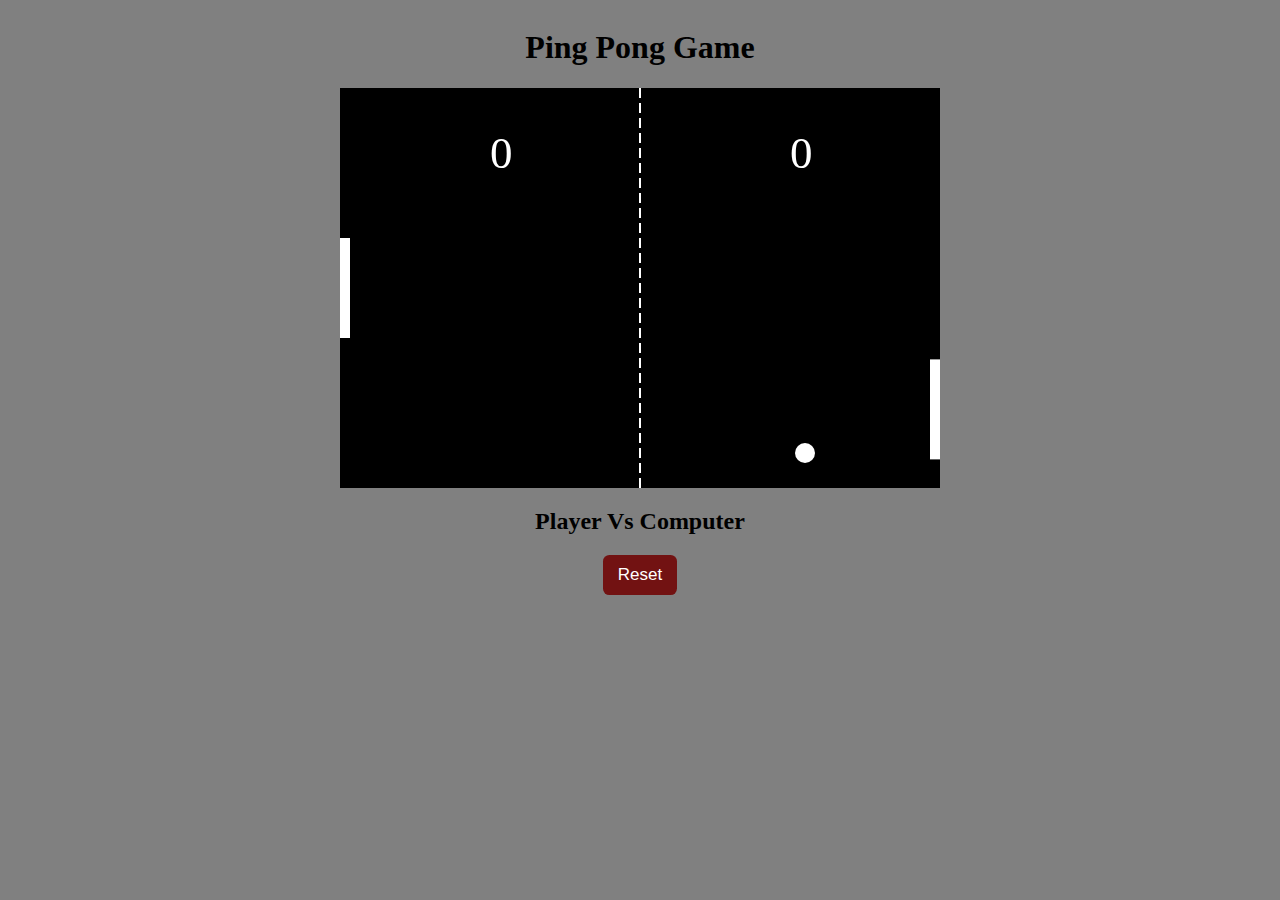
<file: fun-1/pingPong.html>
<!DOCTYPE html>
<html lang="en">
<head>
    <meta charset="UTF-8">
    <meta http-equiv="X-UA-Compatible" content="IE=edge">
    <meta name="viewport" content="width=device-width, initial-scale=1.0">
    <title>Ping Pong Javascript Game</title>
    <link rel="shortcut icon"  href="./ball.webp">
    <link rel="stylesheet" href="./pingPong.css">
</head>
<body>
    <h1>Ping Pong Game</h1>
    <canvas id="pong" width="600" height="400"></canvas>
<h2 class="title">Player Vs Computer </h2>
<button onclick="location.reload()">Reset</button>
<script src="pingPong.js"></script>

</body>
</html>
</file>
<file: fun-2/ticTaceToe.html>
<!DOCTYPE html>
<html lang="en">
<head>
    <meta charset="UTF-8">
    <meta http-equiv="X-UA-Compatible" content="IE=edge">
    <meta name="viewport" content="width=device-width, initial-scale=1.0">
    <title>Tic Tac Toe </title>
    <link rel="shortcut icon"  href="./logo.jpg">
    <link rel="stylesheet" href="ticTacToe.css">

</head>
<body>
    <div class="board " id="board">
        <div class="cell " data-cell></div>
        <div class="cell " data-cell></div>
        <div class="cell" data-cell></div>
        <div class="cell" data-cell></div>
        <div class="cell" data-cell  ></div>
        <div class="cell" data-cell></div>
        <div class="cell" data-cell ></div>
        <div class="cell" data-cell ></div>
        <div class="cell" data-cell  ></div>
       
    </div>
    
    <div class="winning-message " id="winningMessage">
        <div data-winning-message-text></div>
        <button id="restartButton">Restart</button>
    </div>
   

    <script src="ticTacToe.js" defer></script>
</body>
</html>
</file>
<file: fun-3/form.html>
<!DOCTYPE html>
<html lang="en">

<head>
    <meta charset="UTF-8" />
    <meta name="viewport" content="width=device-width, initial-scale=1.0" />
    <meta http-equiv="X-UA-Compatible" content="ie=edge" />
    <title>Document</title>
    <link rel="shortcut icon"  href="./layouts/key.png">
    <link rel="stylesheet" href="./layouts/master.css">
</head>


<body>

    <div class="loader-div">
        <div class="loader"></div>
        <div class="loading" margin-top:30px>
            <span class="l">L</span>
            <span class="o">o</span>
            <span class="a">a</span>
            <span class="d">d</span>
            <span class="i">i</span>
            <span class="n">n</span>
            <span class="g">g</span>
            <span class="d1">.</span>
            <span class="d2">.</span>
        </div>
    </div>


    <div class="form-div">
        <div class="container">

            <div class="left-div">
                <h3 class="title">Welcome back!</h3>
                <p class="info">
                    To keep connected with us please login with ur personal info
                </p>
                <button class="login-btn btn button">LOGIN</button>
                <h3 class="title2">Hello friend!</h3>
                <p class="info2">
                    To keep connected with us please login with ur personal info
                </p>
                <button class="register-btn btn2 button">REGISTER</button>

                <div class="above-circle"></div>
                <div class="below-circle"></div>
            </div>


            <div class="right-div">
                <div class="info-div special">
                    <h4 class="about">Create Account</h4>
                    <p class="about">or use email for registration</p>
                    <form action="">
                        <input type="text" placeholder="Name" class="about" />
                        <input type="email" placeholder="Email" class="about" />
                        <input type="password" placeholder="Password" class="about" />

                        <div id="button">
                            <button class="about button cta-button">REGISTER</button>
                            <div class="prt particle"></div>
                            <div class="prt particle2"></div>
                            <div class="prt particle3"></div>
                            <div class="prt particle4"></div>
                        </div>
                    </form>
                    <p class="link about">
                        or <button href="" class="login-link">LOGIN</button>
                    </p>
                </div>

                <div class="info-div special2">
                    <h4 class="hidden para">SIGN IN TO WEBSITE!</h4>
                    <p class="hidden para">or use email for registration</p>
                    <form action="">
                        <input type="text" placeholder="Name" class="hidden para" />
                        <input type="email" placeholder="Email" class="hidden para" />
                        <input type="password" placeholder="Password" class="hidden para" />

                        <div id="button">
                            <button class="hidden para button cta-button">LOGIN</button>
                            <div class="prt particle"></div>
                            <div class="prt particle2"></div>
                            <div class="prt particle3"></div>
                            <div class="prt particle4"></div>
                        </div>
                    </form>
                    <p class="link hidden para">
                        or <button href="" class="register-link">REGISTER</button>
                    </p>
                </div>
            </div>
        </div>
    </div>
</body>

</html>
<script src="layouts/master.js">
    //master js
</script>
--}}
</file>
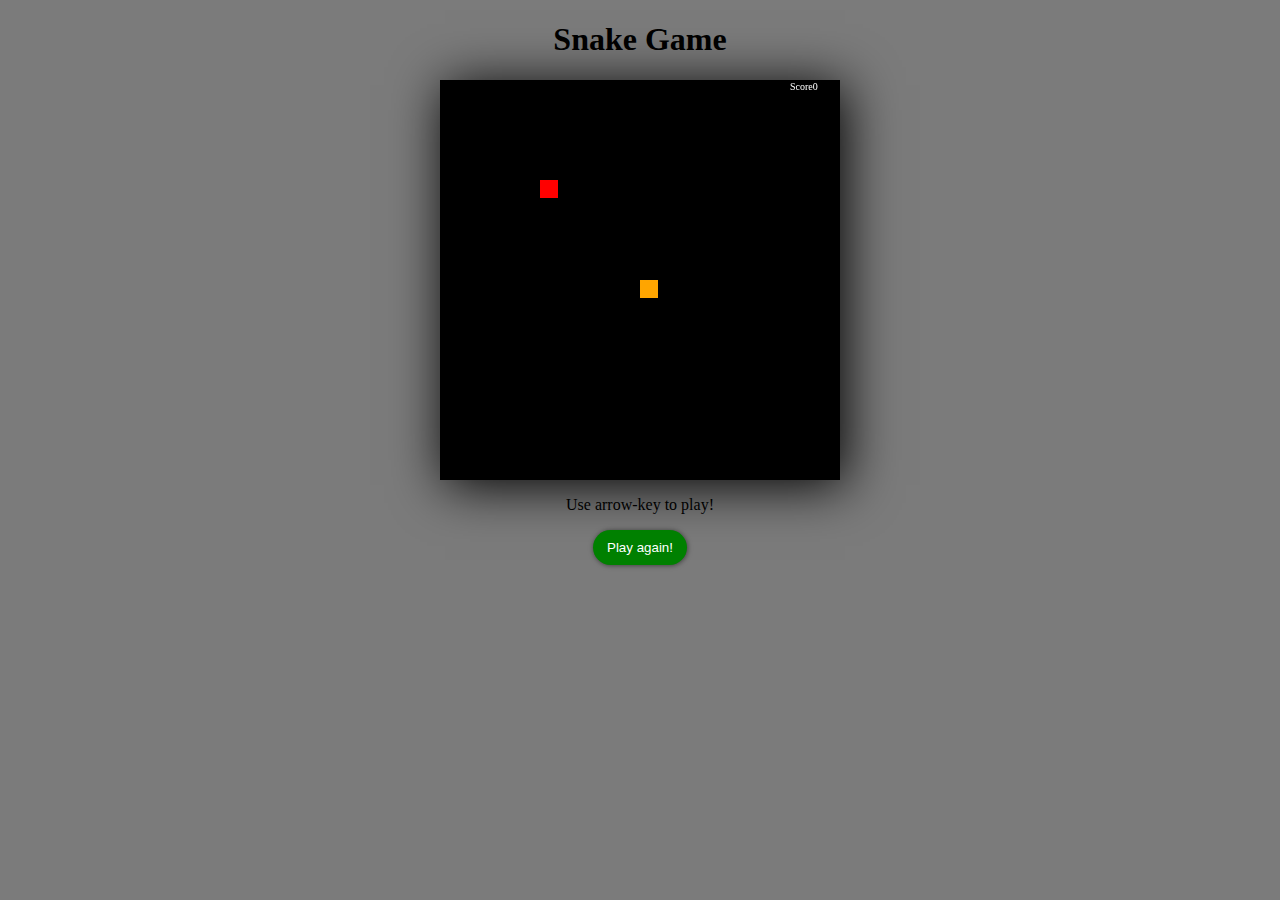
<file: project-1/snakeG.html>
<!DOCTYPE html>
<html lang="en">
<head>
    <meta charset="UTF-8">
    <meta http-equiv="X-UA-Compatible" content="IE=edge">
    <meta name="viewport" content="width=device-width, initial-scale=1.0">
    <title>Snake Game</title>
    <link rel="shortcut icon"  href="./logo.png">
    <link rel="stylesheet" href="snakeG.css">
</head>
<body>
    <h1>Snake Game</h1>

<canvas id="game" width="400" height="400" background-size="cover" ></canvas>
 <p>Use arrow-key to play!</p>
<button class="btn" onclick="location.reload()">
    Play again!
</button>
 <script src="snakeG.js" ></script>
</body>
</html>
</file>
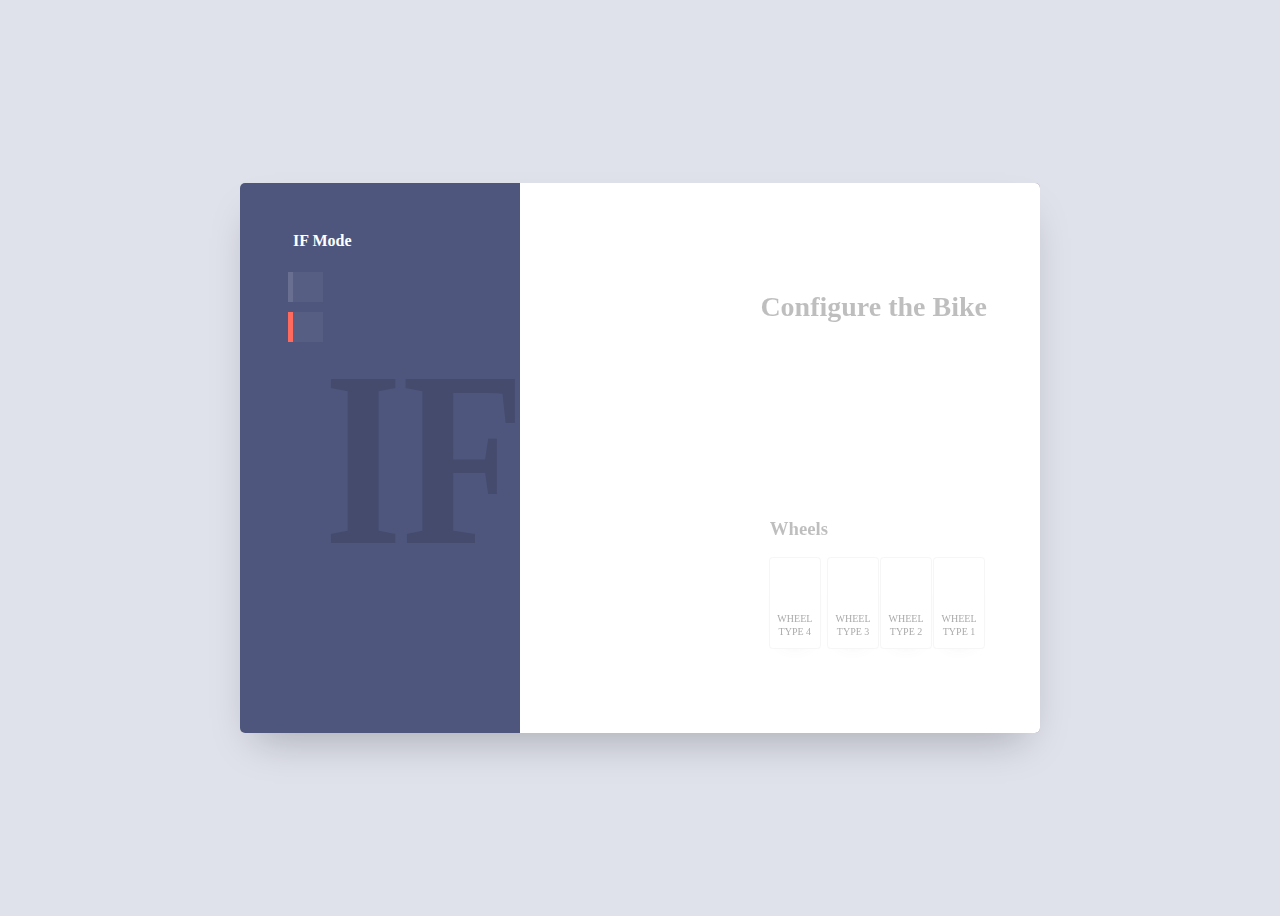
<file: project-2/bike.html>
<!DOCTYPE html>
<html lang="en">
<head>
    <meta charset="UTF-8">
    <meta name="viewport" content="width=device-width, initial-scale=1.0">
    <title>Document</title>
       <link rel="shortcut icon" href="https://cdn2.iconfinder.com/data/icons/sports-161/100/Cycling-256.png" type="image/x-icon">
    <link rel="stylesheet" href="https://cdnjs.cloudflare.com/ajax/libs/font-awesome/6.4.2/css/all.min.css" integrity="sha512-z3gLpd7yknf1YoNbCzqRKc4qyor8gaKU1qmn+CShxbuBusANI9QpRohGBreCFkKxLhei6S9CQXFEbbKuqLg0DA==" crossorigin="anonymous" referrerpolicy="no-referrer" />
    <link rel="stylesheet" href="./bike.css">
</head>
<body>
    <div id="wrap">
        <input class="initial" type="checkbox">/</input>
        <input class="wheel1" name="wheel" type="radio">/</input>
        <input class="wheel2" name="wheel" type="radio">/</input>
        <input class="wheel3" name="wheel" type="radio">/</input>
        <input class="wheel4" name="wheel" type="radio">/</input>
        <input class="buy" type="checkbox">/</input>
        <h1>Configure the Bike</h1>
        <h2>Added to Cart</h2>
        <h3>Wheels</h3>
       
          <div class="wheeltoggle"></div>
          <div class="wheeltoggle"></div>
          <div class="wheeltoggle"></div>
          <div class="wheeltoggle"></div>
      
        <div class="buy"></div>
        <div class="toggle expand">
          <i class="fas fa-bicycle"></i>
        </div>
        <div class="toggle">
          <i class="fas fa-bicycle"></i>
        </div>
        <div class="background"></div>
        <div class="frame">
          <div class="rear"></div>
          <div class="stem"></div>
          <div class="shaft"></div>
          <div class="seat"></div>
          <div class="wheel one front">
            <div class="inner"></div>
          </div>
          <div class="wheel one back">
            <div class="inner"></div>
          </div>
        </div>
      </div>
  
  
</body>
</html>
</file>
<file: assets/css/style.css>
/*-----------------------------------*\
  #CUSTOM PROPERTY
\*-----------------------------------*/

:root {

  /**
   * colors
   */

  --smokey-black: hsl(0, 0%, 7%);
  --eerie-black: hsl(0, 0%, 9%);
  --radical-red: hsl(346, 100%, 58%);
  --white_a9: hsla(0, 0%, 100%, 0.09);
  --white_a15: hsla(0, 0%, 100%, 0.15);
  --white_a25: hsla(0, 0%, 100%, 0.25);
  --white_a50: hsla(0, 0%, 100%, 0.5);
  --white_a70: hsla(0, 0%, 100%, 0.7);
  --white_a75: hsla(0, 0%, 100%, 0.75);
  --white_a80: hsla(0, 0%, 100%, 0.8);
  --jet-1: hsl(0, 0%, 20%);
  --jet-2: hsl(0, 0%, 16%);
  --white: hsl(0, 0%, 100%);
  --black: hsl(0, 0%, 0%);

  /**
   * gradient color
   */

  --gradient-1: linear-gradient(180deg, transparent, var(--smokey-black));
  --gradient-2: linear-gradient(180deg,var(--smokey-black) 25%,hsla(0, 0%, 0%, 0.6) 80%);

  /**
   * typography
   */

  --ff-recoleta: "Recoleta", serif;
  --ff-gordita: "Gordita", sans-serif;
  
  --fs-1: 6rem;
  --fs-2: 5rem;
  --fs-3: 3.8rem;
  --fs-4: 2.8rem;
  --fs-5: 2.6rem;
  --fs-6: 2.2rem;
  --fs-7: 2rem;
  --fs-8: 1.8rem;
  --fs-9: 1.5rem;
  --fs-10: 1.4rem;
  --fs-11: 1.2rem;
  
  --fw-300: 300;
  --fw-400: 400;
  --fw-500: 500;

  /**
   * spacing
   */

  --section-padding: 60px;

  /**
   * shadow
   */

  --shadow: 0 12px 30px -10px hsla(0, 0%, 14%, 0.1);

  /**
   * border radius
   */

  --radius-circle: 50%;
  --radius-5: 5px;
  --radius-25: 25px;

  /**
   * transition
   */

  --transition-1: 0.25s ease;
  --transition-2: 0.5s ease;
  --transition-3: 1s ease;
  --cubic-in: cubic-bezier(0.51, 0.03, 0.64, 0.28);
  --cubic-out: cubic-bezier(0.33, 0.85, 0.4, 0.96);

}





/*-----------------------------------*\
  #RESET
\*-----------------------------------*/

*,
*::before,
*::after {
  margin: 0;
  padding: 0;
  box-sizing: border-box;
}

li { list-style: none; }

a,
img,
span,
button,
ion-icon { display: block; }

a {
  color: inherit;
  text-decoration: none;
}

img { height: auto; }

button {
  background: none;
  border: none;
  font: inherit;
  cursor: pointer;
}

ion-icon { pointer-events: none; }

address { font-style: normal; }

html {
  font-family: var(--ff-gordita);
  font-size: 10px;
  scroll-behavior: smooth;
}

body {
  background-color: var(--smokey-black);
  color: var(--white);
  font-size: 1.6rem;
  font-weight: var(--fw-400);
  line-height: 2.15;
  overflow-x: hidden;
}

body.active { overflow: hidden; }

:focus-visible { outline-offset: 4px; }

::-webkit-scrollbar { width: 5px; }

::-webkit-scrollbar-track { background-color: var(--white); }

::-webkit-scrollbar-thumb { background-color: var(--jet-2); }





/*-----------------------------------*\
  #REUSED STYLE
\*-----------------------------------*/

.container { padding-inline: 15px;overflow:hidden }

.shape { display: none; }

.section { padding-block: var(--section-padding); }

.h1,
.h2,
.h3,
.h4,
.h5,
.h6 {
  font-family: var(--ff-recoleta);
  line-height: 1.2;
}

.h1 {
  font-size: var(--fs-1);
  font-weight: var(--fw-400);
}

.h2,
.h3,
.h4,
.h5,
.h6 { font-weight: var(--fw-300); }

.h2 { font-size: var(--fs-2); }

.h3 { font-size: var(--fs-3); }

.h4 { font-size: var(--fs-4); }

.h5 { font-size: var(--fs-5); }

.h6 { font-size: var(--fs-6); }

.img-holder {
 /*   aspect-ratio: var(--width) / var(--height); */
  overflow: hidden;
}

.has-before {
  position: relative;
  z-index: 1;
}

.has-before::before,.has-before::after{
  content: "";
  position: absolute;
}

.img-holder.has-before::before {
  bottom: 0;
  left: 0;
  width: 100%;
  height: 50%;
  background-image: var(--gradient-1);
}

.img-cover {
  width: 100%;
  height: 100%;
  object-fit: cover;
}

.btn-icon {
  background-color: var(--bg-color, var(--white));
  border-radius: var(--border-radius, var(--radius-circle));
  display: grid;
  place-content: center;
  transition: var(--transition-2);
}

.btn-icon path { transition: var(--transition-2); }

.btn-icon:is(:hover, :focus-visible) {
  background-color: var(--hover-bg-color, var(--white));
}

.btn-icon:is(:hover, :focus-visible) path {
  stroke: var(--hover-text-color, var(--black));
}

.section-subtitle {
  color: var(--white);
  font-size: var(--fs-2);
  text-transform: uppercase;
  letter-spacing: 3.5px;
}

[data-reveal] {
  transform: translateY(50px);
  opacity: 0;
  transition: var(--transition-3);
}

[data-reveal="left"] { transform: translate(-50px, 0); }

[data-reveal="right"] { transform: translate(50px, 0); }

[data-reveal].revealed {
  transform: translate(0, 0);
  opacity: 1;
}





/*-----------------------------------*\
  #LOADING
\*-----------------------------------*/

.loading {
  position: fixed;
  top: 0;
  left: 0;
  width: 100vw;
  height: 100vh;
  background-color: var(--white);
  z-index: 5;
  transform-origin: bottom;
  transition: 0.5s var(--cubic-in);
  transition-delay: 0.5s;
}

.loading.loaded {
  transform: scaleY(0);
  pointer-events: none;
}

.loading > * {
  position: absolute;
  top: 50%;
  left: 50%;
  transform: translate(-50%, -50%);
  transition: var(--transition-2);
}

.loading.loaded > * { opacity: 0; }

.loading .circle { animation: rotate360 1.5s linear infinite; }

@keyframes rotate360 {
  0% { transform: translate(-50%, -50%) rotate(0); }
  100% { transform: translate(-50%, -50%) rotate(1turn); }
}





/*-----------------------------------*\
  #HEADER
\*-----------------------------------*/

.header {
  position: fixed;
  top: 0;
  left: 0;
  width: 100%;
  padding-block: 18px;
  transition: var(--transition-2);
  z-index: 4;
}

.header.active {
  background-color: var(--eerie-black);
  padding-block: 12px;
  box-shadow: var(--shadow);
}

.header .container,
.navbar-top {
  display: flex;
  justify-content: space-between;
  align-items: center;
}

.navbar {
  position: fixed;
  top: 0;
  right: -280px;
  background-color: var(--eerie-black);
bottom:0;
  max-width: 280px;
  width: 100%;
  padding: 25px;
  overflow-y: auto;
  z-index: 2;
  transition: 0.25s var(--cubic-out);
  visibility: hidden;
}

.navbar.active {
  visibility: visible;
  transform: translateX(-280px);
  transition-duration: 0.5s;
}

.navbar-top .logo .img { width: 130px; }

.nav-close-btn {
  width: 25px;
  height: 25px;
}

.nav-close-btn .span {
  background-color: var(--white_a80);
  width: 25px;
  height: 3px;
  border-radius: 5px;
  transition: var(--transition-1);
}

.nav-close-btn .one { transform: rotate(45deg) translate(2px, 2px); }

.nav-close-btn .two { transform: rotate(-45deg); }

.nav-close-btn:is(:hover, :focus-visible) .span { background-color: var(--radical-red); }

.navbar-list {
  text-align: center;
  padding-block: 40px;
}

.navbar-link {
  font-size: var(--fs-7);
  font-weight: var(--fw-400);
  padding-block: 2px;
  text-transform: capitalize;
  transition: var(--transition-1);
}

.navbar-link:is(:hover, :focus-visible) { color: var(--radical-red); }

.login-btn {
  display: flex;
  justify-content: center;
  align-items: center;
  gap: 15px;
  width: 100%;
  background-color: var(--radical-red);
  color: var(--white);
  padding: 8px 30px;
  border-radius: var(--radius-5);
  margin-block-end: 50px;
}

.login-btn .span { font-weight: var(--fw-500); }

.navbar-title {
  font-size: var(--fs-8);
  font-weight: var(--fw-500);
  line-height: 1;
  margin-block-end: 15px;
}

.navbar-text {
  color: var(--white_a75);
  font-weight: var(--fw-300);
  line-height: 1.6;
  margin-block-end: 15px;
}

.navbar .contact-link {
  color: var(--radical-red);
  font-size: var(--fs-6);
  font-weight: var(--fw-400);
}

.navbar .contact-link:is(:hover, :focus-visible) { text-decoration: underline; }

.overlay {
  position: fixed;
  inset: 0;
  background-color: var(--black);
  z-index: 1;
  transition: var(--transition-1);
  opacity: 0;
  pointer-events: none;
}

.overlay.active {
  opacity: 0.75;
  pointer-events: all;
}





/*-----------------------------------*\
  #HERO
\*-----------------------------------*/

.hero {
  padding-block-start: 120px;
  text-align: center;
}

.hero-banner {
  max-width: 150px;
  margin-inline: auto;
  margin-block-end: 20px;
  animation: animate 50s linear infinite;
}

@keyframes animate {
  0%{
    transform: rotate(0deg);
  }
  50%{
  transform: rotate(180deg);
  }
  100%{
    transform: rotate(360deg);
  }
}
.hero .wrapper {
  position: relative;
  text-align: left;
  height: 1.2em;
  margin-block: 10px 25px;
}

.hero .wrapper .strong {
  position: absolute;
  top: 0;
  left: 50%;
  transform: translateX(-50%);
  width: 300px;
  font-weight: inherit;
  display: flex;
}

.hero-text {
  font-size: var(--fs-10);
  font-weight: var(--fw-300);
  text-transform: uppercase;
  letter-spacing: 5px;
}

.hero .wrapper .space { padding: 0.1em; }

.hero .wrapper :is(.in, .out) {
  opacity: 0;
  transform: scaleY(0);
}

.hero .strong.active .out {
  opacity: 1;
  transform: scaleY(1);
  animation: textWave 0.2s ease reverse forwards;
}

.hero .wrapper .in { animation: textWave 0.2s ease forwards; }

@keyframes textWave {
  0% {
    opacity: 0;
    transform: scaleY(0);
  }
  100% {
    opacity: 1;
    transform: scaleY(1);
  }
}





/*-----------------------------------*\
  #GALLERY
\*-----------------------------------*/

.gallery-list {
  display: grid;
  gap: 30px;
}

.gallery-item,
.gallery-card { position: relative; }

.gallery-card :is(.card-content, .btn-icon) {
  position: absolute;
  z-index: 1;
}

.gallery-card .card-content {
  bottom: 0;
  left: 0;
  width: 100%;
  padding: 30px 12px;
}

.gallery-card .card-tag {
  color: var(--white_a70);
  font-size: var(--fs-9);
  font-weight: var(--fw-300);
}

.gallery-card .card-title {
  font-weight: var(--fw-400);
  max-width: max-content;
  margin-block-end: 2px;
  cursor: default;

}

.gallery-card .card-title:is(:hover, :focus-visible) { text-decoration: none; }

.gallery-card .btn-icon {
  top: 0;
  right: 0;
  width: 50px;
  height: 50px;
  --border-radius: 0 0 0 var(--radius-25);
}

.gallery-card .btn-icon img {
  width: 25px;
  transform: rotate(-45deg);
}

.gallery-card .btn-icon:is(:hover, :focus-visible) {
  border-bottom-left-radius: var(--radius-5);
}

.gallery-card { animation: changeCard 10s linear infinite; }

.gallery-item .gallery-card:last-child {
  position: absolute;
  top: 0;
  left: 0;
  width: 100%;
  opacity: 0;
  visibility: hidden;
  animation-delay: 5s;
}

@keyframes changeCard {
  0%,
  55%,
  100% {
    opacity: 0;
    visibility: hidden;
  }

  5%,
  50% {
    opacity: 1;
    visibility: visible;
  }
}

.gallery-item:is(:hover, :focus-within) .gallery-card { animation-play-state: paused; }
a.scroll-down{
margin-bottom:30px;
}
.gallery .scroll-down {
  width: 60px;
  height: 60px;
  display: grid;
  place-content: center;
  margin-inline: auto;
  margin-block-start: 55px;
  border: 1px solid var(--white_a15);
  border-radius: var(--radius-circle);
  transition: var(--transition-2);
  animation: scrollDown 2.5s linear infinite alternate;
}

.gallery .scroll-down img { width: 22px; }

.gallery .scroll-down:is(:hover, :focus-visible) {
  background-color: var(--radical-red);
  border-color: var(--radical-red);
}

@keyframes scrollDown {
  0% { transform: translateY(-12px); }
  100% { transform: translateY(12px); }
}





/*-----------------------------------*\
  #CATEGORY
\*-----------------------------------*/

.category {
  --section-padding: 40px;
  border-block: 1px solid var(--white_a9);
}

.category-list {
  display: flex;
  justify-content: center;
  align-items: center;
  flex-wrap: wrap;
  gap: 35px 10px;
}

.category-item { max-width: calc(50% - 5px); }

.category-card .card-title {
  color: var(--white_a25);
  margin-block-end: 10px;
  text-align: center;
  transition: var(--transition-2);
}

.category-card:is(:hover, :focus-visible) .card-title { color: var(--white); }





/*-----------------------------------*\
  #ABOUT
\*-----------------------------------*/

.about .container {
  display: grid;
  gap: 45px;
}

.about .wrapper,
.about-banner { padding-inline-start: 45px; padding-inline-end: 45px;}

.about .section-title { margin-block-end: 35px; }

.about .section-text {
  font-size: var(--fs-6);
  color: var(--white_a70);
  font-weight: var(--fw-300);
  line-height: 1.7;
  margin-block-end: 35px;
}

.about .wrapper::before{
  top: 10px;
  left: 0;
  background-image: url("../images/about-quote.svg");
  background-repeat: no-repeat;
  background-size: contain;
  width: 20px;
  height: 20px;
}
.about .wrapper::after{
  background-image: url("../images/about-quote.svg");
  background-repeat: no-repeat;
  background-size: contain;
  width: 20px;
  height: 20px;
  right:0rem;
  bottom:2.2rem;
  transform: rotate(180deg);
}
.about .section-text .em {
  color: var(--white);
  font-weight: var(--fw-400);
  text-decoration: underline;
}

.about-banner { position: relative; }

.about .shape-1 {
  display: block;
  position: absolute;
  bottom: 10%;
  left: 0;
  z-index: 1;
  width: 100px;
}





/*-----------------------------------*\
  #SERVICES
\*-----------------------------------*/

.service { padding-inline: 15px; }

.service .section-subtitle {
  padding-inline: 10px;
  margin-block-end: 55px;
}

.service-card .img { display: none; }

.service-list > li:not(:last-child) { border-block-start: 1px solid var(--white_a9); }

.service-list > li:last-child { border-block: 1px solid var(--white_a9); }

.service-card { padding: 30px 10px; }

.service-card .card-subtitle {
  color: var(--white_a50);
  font-size: var(--fs-7);
  font-weight: var(--fw-300);
  line-height: 1.5;
  margin-block: 10px 25px;
}

.service-card .btn-icon {
  width: 55px;
  height: 55px;
  border: 1px solid var(--white);
  --bg-color: transparent;
  --hover-bg-color: var(--white);
  --hover-text-color: var(--black);
}

.service-card .btn-icon svg { width: 25px; }





/*-----------------------------------*\
  #PORTFOLIO
\*-----------------------------------*/

.portfolio { padding-block-end: 100px; }

.portfolio .section-title { margin-block-end: 60px; }

.portfolio-card {
  position: relative;
  margin-block-end: 50px;
}

.portfolio-card :is(.card-content, .btn-icon) {
  position: absolute;
  z-index: 1;
}

.portfolio-card .card-content {
  bottom: 0;
  left: 0;
  width: 100%;
  padding: 20px 15px;
}

.portfolio-card .card-tag {
  color: var(--white_a70);
  font-weight: var(--fw-300);
}

.portfolio-card .btn-icon {
  top: 20px;
  right: 20px;
  width: 45px;
  height: 45px;

  --hover-bg-color: var(--radical-red);
  --hover-text-color: var(--white);
}

.portfolio-card .btn-icon svg { width: 20px; }

.portfolio-card .card-title:is(:hover, :focus) { text-decoration: underline; }





/*-----------------------------------*\
  #FOOTER
\*-----------------------------------*/

.footer { position: relative; }

.footer .abs-img { display: none; }

.footer-top {
  padding-block: 100px 140px;
  border-block-start: 1px solid var(--white_a9);
  text-align: center;
  z-index: 1;
}

.footer-top .section-title {
  margin-block: 20px 90px;
  line-height: normal;
}

.footer .btn-icon {
  width: 60px;
  height: 60px;
  margin-inline: auto;
  --hover-bg-color: var(--radical-red);
}

.footer .btn-icon img { width: 30px; }

.footer-bg {
  position: absolute;
  bottom: 0;
  left: 0;
  width: 100%;
  height: 60%;
  z-index: -1;
}

.footer-bg::before{
  inset: 0;
  background-image: var(--gradient-2);
}

.footer-bg .img-cover { object-position: center; }

.footer-bottom .logo {
  margin-inline: auto;
  max-width: max-content;
  margin-block-end: 20px;
}

.social-list {
  display: flex;
  justify-content: center;
  gap: 10px;
}

.social-link { font-weight: var(--fw-500); }

.social-link:is(:hover, :focus-visible) { text-decoration: underline; }

.copyright,
.social-list { padding-block-end: 15px; }

.copyright {
  font-weight: var(--fw-300);
  letter-spacing: 0.5px;
  text-align: center;
}





/*-----------------------------------*\
  #BACK TO TOP
\*-----------------------------------*/

.back-top-btn {
  position: fixed;
  bottom: 30px;
  right: -70px;
  width: 70px;
  height: 70px;
  border: 1px dashed currentColor;
  color: var(--radical-red);
  font-size: var(--fs-11);
  border-radius: var(--radius-circle);
  display: grid;
  place-items: center;
  visibility: hidden;
  transition: var(--transition-2);
  z-index: 3;
}

.back-top-btn.show {
  transform: translateX(-100px);
  visibility: visible;
}

.back-top-btn:hover { color: var(--white); }





/*-----------------------------------*\
  #CUSTOM CURSOR
\*-----------------------------------*/

.cursor { display: none; }





/*-----------------------------------*\
  #MEDIA QUERIES
\*-----------------------------------*/

/**
 * responsive for large than 575px screen
 */

@media (min-width: 575px) {

  /**
   * CUSTOM PROPERTY
   */

  :root {

    /**
     * spacing
     */

    --section-padding: 80px;

  }



  /**
   * REUSED STYLE
   */

  .container {
    max-width: 540px;
    width: 100%;
    margin-inline: auto;
  }

  :is(.header, .gallery, .category, .portfolio) .container { max-width: unset; }



  /**
   * HEADER
   */

  .navbar {
    max-width: 500px;
    right: -500px;
  }

  .navbar.active { transform: translateX(-500px); }



  /**
   * GALLERY
   */

  .gallery-list {
    grid-template-columns: 1fr 1fr;
    column-gap: 25px;
  }

  .gallery-card .btn-icon {
    transform-origin: top right;
    transform: scale(0);
  }

  .gallery-card:is(:hover, :focus-within) .btn-icon { transform: scale(1); }

  .gallery-card :is(.card-title, .card-tag) {
    transform: translateY(10px);
    opacity: 0;
    transition: var(--transition-2);
  }

  .gallery-card .card-tag { transition-delay: 0.1s; }

  .gallery-card:is(:hover, :focus-within) :is(.card-title, .card-tag) {
    transform: translateY(0);
    opacity: 1;
  }

  .gallery [data-reveal] {
    transform: translateY(0);
    opacity: 1;
  }

  

  /**
   * CATEGORY
   */

  .category-item { max-width: 235px; }



  /**
   * PORTFOLIO
   */

  .portfolio-list {
    display: flex;
    column-gap: 30px;
  }



  /**
   * FOOTER
   */

  .footer-bottom { padding-block-end: 40px; }

  .footer-bottom .container {
    display: grid;
    grid-template-columns: repeat(3, 1fr);
    align-items: center;
  }

  .footer-bottom .logo { margin: 0; }

  .copyright,
  .social-list { padding-block-end: 0; }

  .social-list {
    order: 1;
    justify-content: flex-end;
  }

}





/**
 * responsive for large than 768px screen
 */

@media (min-width: 768px) {

  /**
   * CUSTOM PROPERTY
   */

  :root {

    /**
     * typography
     */

    --fs-3: 4.5rem;

  }



  /**
   * REUSED STYLE
   */

  .container { max-width: 720px; }



  /**
   * ABOUT
   */

  .about-banner {
    max-width: 500px;
    margin-inline: auto;
  }



  /**
   * SERVICE
   */

  .service-card {
    display: flex;
    justify-content: space-between;
    align-items: center;
  }

  .service-card .card-subtitle { margin-block-end: 15px; }

}





/**
 * responsive for large than 992px screen
 */

@media (min-width: 992px) {

  /**
   * CUSTOM PROPERTY
   */

  :root {

    /**
     * typography
     */

    --fs-1: 8rem;

  }



  /**
   * REUSED STYLE
   */

  .section { position: relative; }

  .container { max-width: 960px; }

  .shape {
    display: block;
    position: absolute;
  }



  /**
   * HEADER
   */

  .header { padding-block: 30px; }

  .navbar {
    padding: 40px;
    padding-block-end: 10px;
  }

  .navbar-link { --fs-7: 2.4rem; }

  .navbar-title { --fs-8: 2.2rem; }

  .navbar-text {
    font-size: 1.9rem;
    margin-block-end: 30px;
  }



  /**
   * HERO
   */

  .hero { padding-block-start: 150px; }

  .hero .container {
    position: relative;
    z-index: 1;
  }

  .hero-title { text-align: left; }

  .hero .wrapper {
    --fs-2: 8rem;
    margin-block: -5px 10px;
  }

  .hero-banner {
    position: absolute;
    top: 0%;
    right: 0;
    transform: translateY(-50%);
    max-width: 200px;
    z-index: -1;
   
  }

  .hero .shape { display: none; }



  /**
   * GALLERY
   */

  .gallery { padding-block-end: 140px; }

  .gallery-list { grid-template-columns: repeat(4, 1fr); }

  .gallery-item:nth-child(even) { margin-block-start: 100px; }

  .gallery .scroll-down {
    width: 85px;
    height: 85px;
    margin-block-start: 100px;

  }

  .gallery .scroll-down img { width: 26px; }

  .gallery .shape {
    left: 5%;
    bottom: 15%;
  }



  /**
   * CATEGORY
   */

  .category { --section-padding: 60px; }

  .category-card { 
    position: relative;
    cursor: default;
   }

  .category-card .card-banner {
    position: absolute;
    bottom: 100%;
    left: 50%;
    transform: translate(-50%, -20px);
    width: 200px;
    opacity: 0;
    visibility: hidden;
    transition: var(--transition-2);
  }

  .category-card:is(:hover, :focus-visible) .card-banner {
    transform: translate(-50%, 0);
    visibility: visible;
    opacity: 1;
  }

  .category-card .card-title { --fs-4: 5.5rem; }

  .category-item { min-width: max-content; }

  .category-list {
    row-gap: 0;
    justify-content: flex-start;
  }



  /**
   * ABOUT
   */

  .about .container {
    grid-template-columns: 0.9fr 1fr;
    align-items: flex-start;
    gap: 80px;
  }

  .about-content { order: 1; }

  .about-banner .shape-2 {
    width: 100%;
    bottom: -20px;
    left: 0;
    animation: moving 8s linear infinite;
  }

  @keyframes moving {
    0%,
    100% { transform: translateY(0); }

    50% { transform: translateY(30px); }
  }

  .about .shape-3 {
    bottom: 0;
    right: 0;
  }



  /**
   * SERVICE
   */

  .service-card { position: relative; }

  .service-card .img {
    display: block;
    position: absolute;
    top: 50%;
    left: 70%;
    transform: translate(-50%, -50%);
    width: 300px;
    opacity: 0;
    visibility: hidden;
    transition: var(--transition-1);
    z-index: -1;
  }

  .service-card:is(:hover, :focus-within) .img {
    opacity: 1;
    visibility: visible;
  }



  /**
   * PORTFOLIO
   */

  .portfolio {
    padding-block-end: 150px;
    margin-block-end: 60px;
  }

  .portfolio .shape {
    bottom: 0;
    right: 0;
  }



  /**
   * FOOTER
   */

  .footer .shape {
    top: 25%;
    left: 0;
  }

  .footer .abs-img {
    display: block;
    position: absolute;
    max-width: max-content;
    z-index: -1;
  }

  .footer .abs-img-1 {
    width: 9%;
    top: 12%;
    left: 10%;
  }

  .footer .abs-img-2 {
    width: 14%;
    top: 15%;
    right: 0;
  }

  .footer .abs-img-3 {
    width: 16%;
    left: 0;
    bottom: 10%;
  }

  .footer .abs-img-4 {
    width: 9%;
    right: 15%;
    bottom: 10%;
  }



  /**
   * CUSTOM CURSOR
   */

  .cursor {
    display: block;
    position: fixed;
    top: 0;
    left: 0;
    width: 75px;
    height: 75px;
    background-color: var(--white);
    mix-blend-mode: exclusion;
    border-radius: var(--radius-circle);
    transform: translate(-50%, -50%) scale(0.35);
    transition: transform 0.35s;
    pointer-events: none;
    z-index: 6;
  }

  .cursor.hovered { transform: translate(-50%, -50%) scale(1.2); }

  .cursor.disabled { transform: translate(-50%, -50%) scale(0); }

}





/**
 * responsive for large than 1200px screen
 */

@media (min-width: 1200px) {

  /**
   * CUSTOM PROPERTY
   */

  :root {

    /**
     * typography
     */

    --fs-1: 10rem;
    --fs-2: 9rem;
    --fs-3: 6.8rem;
    --fs-4: 3.6rem;
    --fs-6: 2.8rem;

  }



  /**
   * REUSED STYLE
   */

  .container { max-width: 1140px; }



  /**
   * HEADER
   */

  .header .container { padding-inline: 35px; }



  /**
   * HERO
   */

  .hero { padding-block: 170px 150px; }

  .hero .container { max-width: 1250px; }

  .hero .wrapper {
    --fs-2: 10rem;
    margin-block: -10px 15px;
  }

  .hero .wrapper .strong { left: 40%; }

  .hero-text {
    --fs-10: 2rem;
    font-weight: var(--fw-400);
    letter-spacing: 8px;
  }

  .hero-banner { max-width: 290px; }

  .hero .shape {
    display: block;
    top: 60%;
    left: 0;
  }



  /**
   * GALLERY
   */

  .gallery-list { gap: 50px; }

  .gallery-card .card-title { font-weight: var(--fw-300); }



  /**
   * CATEGORY
   */

  .category-list { column-gap: 15px; }

  .category-card .card-title { --fs-4: 7rem; }



  /**
   * ABOUT
   */

  .about .container { gap: 70px; }

  .about .shape-1 { width: max-content; }

  .about .section-title { margin-block-end: 70px; }

  .about .wrapper { padding-inline-start: 80px; }

  .about .wrapper::before,.about .wrapper::after {
    width: 35px;
    height: 30px;
  }

  .about .section-text {
    --fs-6: 3.2rem;
    margin-block-end: 50px;
  }



  /**
   * SERVICE
   */

  .service-card { padding-block: 50px; }

  .service-card .card-subtitle { --fs-7: 2.4rem; }

 /*  .service-card .img { width: max-content; } */

  .service-card .btn-icon {
    width: 95px;
    height: 95px;
  }

  .service-card .btn-icon svg { width: 40px; }



  /**
   * PORTFOLIO
   */

  .portfolio-list { column-gap: 90px; }

  .portfolio-card { margin-block-end: 100px; }

  .portfolio-card .card-content { padding-inline: 50px; }

  .portfolio-card .btn-icon {
    width: 60px;
    height: 60px;
    top: auto;
    bottom: 45px;
    right: 50px;
    opacity: 0;
    transition: var(--transition-2);
  }

  .portfolio-card .btn-icon svg { width: 25px; }

  .portfolio-card:is(:hover, :focus-within) .btn-icon { opacity: 1; }



  /**
   * FOOTER
   */

  .footer-top { padding-block: 300px; }

  .footer-top .section-title {
    --fs-2: 8rem;
    margin-block-start: 50px;
  }

  .footer .btn-icon {
    width: 90px;
    height: 90px;
  }

  .footer .btn-icon img { width: 45px; }

}





/**
 * responsive for large than 1400px screen
 */

@media (min-width: 1400px) {

  /**
   * CUSTOM PROPERTY
   */

  :root {

    /**
     * typography
     */

    --fs-1: 13rem;
    --fs-2: 10rem;
    --fs-3: 8rem;

  }



  /**
   * REUSED STYLE
   */

  .container { max-width: 1320px; }

  :is(.header, .gallery, .category, .portfolio) .container { max-width: 1580px; }



  /**
   * HEADER
   */

  .header .container { padding-inline: 60px; }



  /**
   * HERO
   */

  .hero .container { max-width: 1500px; }

  .hero-content { margin-inline-end: 400px; }

  .hero .wrapper { --fs-2: 13rem; }

  .hero-text { --fs-10: 2.4rem; }

  .hero-banner { max-width: max-content; }



  /**
   * CATEGORY
   */

  .category .container { padding-inline: 40px; }

  .category-card .card-title { --fs-4: 8rem; }



  /**
   * ABOUT
   */

  .about { padding-block: 180px 120px; }



  /**
   * SERVICE
   */

  .service { padding-inline: 70px; }

  .service-card { padding-block: 65px; }



  /**
   * PORTFOLIO
   */

  .portfolio .container { padding-inline: 45px; }



  /**
   * FOOTER
   */

  .footer-top .container { max-width: 1200px; }

}
@media screen and (max-width:500px) {

  h1{
    font-size: 3rem !important;
  }
  .hero .wrapper .strong{
    width: 100px;
    font-size: 2.3rem;
  }

  .about .section-text{
    font-size: 17px;
  }
  .section-subtitle{
    font-size: 3rem;
  }
  .category-card .card-title{
    font-size: 1.4rem !important;
  }
  .about .section-title{
    font-size: 3rem !important;
  }
}
</file>
<file: assets/font/font.css>
/*-----------------------------------*\
  #style.css
\*-----------------------------------*/

/**
 * copyright 2022 codewithsadee
 */



/**
 * RECOLETA FONT
 */

@font-face {
  font-family: 'Recoleta';
  src: local('Recoleta Light'), local('Recoleta-Light'),
      url('./recoleta/Recoleta-Light.woff2') format('woff2');
  font-weight: 300;
  font-style: normal;
  font-display: swap;
}

@font-face {
  font-family: 'Recoleta';
  src: local('Recoleta Regular'), local('Recoleta-Regular'),
      url('./recoleta/Recoleta-Regular.woff2') format('woff2');
  font-weight: 400;
  font-style: normal;
  font-display: swap;
}



/**
 * GORDITA FONT
 */

@font-face {
  font-family: 'Gordita';
  src: local('Gordita Light'), local('Gordita-Light'),
      url('./gordita/Gordita-Light.woff2') format('woff2');
  font-weight: 300;
  font-style: normal;
  font-display: swap;
}

@font-face {
  font-family: 'Gordita';
  src: local('Gordita Regular'), local('Gordita-Regular'),
      url('./gordita/Gordita-Regular.woff2') format('woff2');
  font-weight: 400;
  font-style: normal;
  font-display: swap;
}

@font-face {
  font-family: 'Gordita';
  src: local('Gordita Italic'), local('Gordita-Italic'),
      url('./gordita/Gordita-Italic.woff2') format('woff2');
  font-weight: 400;
  font-style: italic;
  font-display: swap;
}

@font-face {
  font-family: 'Gordita';
  src: local('Gordita Medium'), local('Gordita-Medium'),
      url('./gordita/Gordita-Medium.woff2') format('woff2');
  font-weight: 500;
  font-style: normal;
  font-display: swap;
}
</file>
<file: project-4/index.css>
@import url(https://fonts.googleapis.com/css?family=Oswald:300,400,700);
@import url(https://fonts.googleapis.com/css?family=Source+Sans+Pro:200,300,400,600,700,900,200italic,300italic,400italic,600italic,700italic,900italic);

/* Override UGG site */
#main {
  width: 100%;
  padding: 0;
}
.content-asset p {
  margin: 0 auto;
}
.breadcrumb {
  display: none;
}

/* Helpers */
/**************************/
.margin-top-10 {
  padding-top: 10px;
}
.margin-bot-10 {
  padding-bottom: 10px;
}

/* Typography */
/**************************/
#parallax-world-of-ugg h1 {
  font-family: "Oswald", sans-serif;
  font-size: 24px;
  font-weight: 400;
  text-transform: uppercase;
  color: black;
  padding: 0;
  margin: 0;
}
#parallax-world-of-ugg h2 {
  font-family: "Oswald", sans-serif;
  font-size: 70px;
  letter-spacing: 10px;
  text-align: center;
  color: white;
  font-weight: 400;
  text-transform: uppercase;
  z-index: 10;
  opacity: 0.9;
}
#parallax-world-of-ugg h3 {
  font-family: "Oswald", sans-serif;
  font-size: 14px;
  line-height: 0;
  font-weight: 400;
  letter-spacing: 8px;
  text-transform: uppercase;
  color: black;
}
#parallax-world-of-ugg p {
  font-family: "Source Sans Pro", sans-serif;
  font-weight: 400;
  font-size: 14px;
  line-height: 24px;

}
.first-character {
  font-weight: 400;
  float: left;
  font-size: 84px;
  line-height: 64px;
  padding-top: 4px;
  padding-right: 8px;
  padding-left: 3px;
  font-family: "Source Sans Pro", sans-serif;
}

.sc {
  color: #3b8595;
}
.ny {
  color: #3d3c3a;
}
.atw {
  color: #c48660;
}

/* Section - Title */
/**************************/
#parallax-world-of-ugg .title {
  background: white;
  padding: 60px;
  margin: 0 auto;
  text-align: center;
}
#parallax-world-of-ugg .title h1 {
  font-size: 35px;
  letter-spacing: 8px;
}

/* Section - Block */
/**************************/
#parallax-world-of-ugg .block {
  background: white;
  padding: 60px;
  width: 820px;
  margin: 0 auto;
  text-align: justify;
}
#parallax-world-of-ugg .block-gray {
  background: #f2f2f2;
  padding: 60px;
}
#parallax-world-of-ugg .section-overlay-mask {
  position: absolute;
  top: 0;
  left: 0;
  width: 100%;
  height: 100%;
  background-color: black;
  opacity: 0.7;
}

/* Section - Parallax */
/**************************/

#parallax-world-of-ugg .parallax-one {
  padding-top: 200px;
  padding-bottom: 200px;
  overflow: hidden;
  position: relative;
  width: 100%;
  background-image: url(https://images.unsplash.com/photo-1415018255745-0ec3f7aee47b?dpr=1&auto=format&fit=crop&w=1500&h=938&q=80&cs=tinysrgb&crop=);
  background-attachment: fixed;
  background-size: cover;
  -moz-background-size: cover;
  -webkit-background-size: cover;
  background-repeat: no-repeat;
  background-position: top center;
}
#parallax-world-of-ugg .parallax-two {
  padding-top: 200px;
  padding-bottom: 200px;
  overflow: hidden;
  position: relative;
  width: 100%;
  background-image: url(https://images.unsplash.com/photo-1432163230927-a32e4fd5a326?dpr=1&auto=format&fit=crop&w=1500&h=1000&q=80&cs=tinysrgb&crop=);
  background-attachment: fixed;
  background-size: cover;
  -moz-background-size: cover;
  -webkit-background-size: cover;
  background-repeat: no-repeat;
  background-position: center center;
}
#parallax-world-of-ugg .parallax-three {
  padding-top: 200px;
  padding-bottom: 200px;
  overflow: hidden;
  position: relative;
  width: 100%;
  background-image: url(https://images.unsplash.com/photo-1440688807730-73e4e2169fb8?dpr=1&auto=format&fit=crop&w=1500&h=1001&q=80&cs=tinysrgb&crop=);
  background-attachment: fixed;
  background-size: cover;
  -moz-background-size: cover;
  -webkit-background-size: cover;
  background-repeat: no-repeat;
  background-position: center center;
}

/* Extras */
/**************************/
#parallax-world-of-ugg .line-break {
  border-bottom: 1px solid black;
  width: 150px;
  margin: 0 auto;
}

/* Media Queries */
/**************************/
@media screen and (max-width: 959px) and (min-width: 768px) {
  #parallax-world-of-ugg .block {
    padding: 40px;
    width: 620px;
  }
}
@media screen and (max-width: 767px) {
  #parallax-world-of-ugg .block {
    padding: 30px;
    width: 420px;
  }
  #parallax-world-of-ugg h2 {
    font-size: 30px;
  }
  #parallax-world-of-ugg .block {
    padding: 30px;
  }
  #parallax-world-of-ugg .parallax-one,
  #parallax-world-of-ugg .parallax-two,
  #parallax-world-of-ugg .parallax-three {
    padding-top: 100px;
    padding-bottom: 100px;
  }
}
@media screen and (max-width: 479px) {
  #parallax-world-of-ugg .block {
    padding: 30px 15px;
    width: 250px;
  }
}
</file>
<file: fun-1/pingPong.css>
body{
    display: flex;
    justify-content: center;
    align-items: center;
    flex-direction: column;
    background-color: gray;
}
button{
    background-color: rgb(114, 18, 18);
    color: white;
    border:none;
    border-radius: 0.4rem;
    padding:10px 15px;
    font-size: 17px;
    cursor: pointer;
    
}
button:active{
    opacity: 0.8;
}
@media screen and (max-width:645px) {
canvas{
    width: 200px !important;
    height: 300px !important;
}
}
</file>
<file: fun-2/ticTacToe.css>
*,
*::after,
*::before {
  box-sizing: border-box;
}

:root {
  --cell-size: 100px;
  --mark-size: calc(var(--cell-size) * 0.9);
}

body {
  margin: 0;
  background-color: rgb(140, 172, 216);
}

.board {
  width: 100vw;
  height: 100vh;
  display: grid;
  justify-content: center;
  align-content: center;
  justify-items: center;
  align-items: center;
  grid-template-columns: repeat(3, auto);
}

.cell {
  width: var(--cell-size);
  height: var(--cell-size);
  border: 1px solid black;
  display: flex;
  justify-content: center;
  align-items: center;
  position: relative;
  cursor: pointer;
}

.cell:first-child,
.cell:nth-child(2),
.cell:nth-child(3) {
  border-top: none;
}

.cell:nth-child(3n + 1) {
  border-left: none;
}

.cell:nth-child(3n + 3) {
  border-right: none;
}

.cell:last-child,
.cell:nth-child(7),
.cell:nth-child(8) {
  border-bottom: none;
}

.cell.x::before,
.cell.x::after,
.board.x .cell:not(.x):not(.circle):hover::before,
.board.x .cell:not(.x):not(.circle):hover::after {
  content: "";
  width: calc(var(--mark-size) * 0.15);
  height: var(--mark-size);
  background-color: black;
  position: absolute;
}

.cell.circle::before {
  background-color: black;
}

.board.x .cell:not(.x):not(.circle):hover::before,
.board.x .cell:not(.x):not(.circle):hover::after,
.board.circle .cell:not(.x):not(.circle):hover::before {
  background-color: lightgray;
}

.cell.x,
.cell.circle {
  cursor: not-allowed;
}

.cell.x::before,
.board.x .cell:not(.x):not(.circle):hover::before {
  transform: rotate(45deg);
}
.cell.x::after,
.board.x .cell:not(.x):not(.circle):hover::after {
  transform: rotate(-45deg);
}

.cell.circle::before,
.cell.circle::after,
.board.circle .cell:not(.x):not(.circle):hover::before,
.board.circle .cell:not(.x):not(.circle):hover::after {
  content: "";
  width: var(--mark-size);
  height: var(--mark-size);

  position: absolute;
  border-radius: 50%;
}

.cell.circle::before,
.board.circle .cell:not(.x):not(.circle):hover:before {
  width: var(--mark-size);
  height: var(--mark-size);
}

.cell.circle::after,
.board.circle .cell:not(.x):not(.circle):hover:after {
  width: calc(var(--mark-size) * 0.7);
  height: calc(var(--mark-size) * 0.7);
  background-color: rgb(140, 172, 216);
}

.winning-message {
  display: none;
  position: fixed;
  top: 0;
  left: 0;
  right: 0;
  bottom: 0;
  background-color: rgba(0, 0, 0, 0.9);

  justify-content: center;
  align-items: center;
  color: white;
  font-size: 5rem;
  flex-direction: column;
}

.winning-message button {
  font-size: 3rem;
  background-color: white;
  border: 1px solid black;
  padding: 0.25em 0.5em;
  cursor: pointer;
  border-radius: 1rem;
  margin-top: 1rem;
  transition: all 0.5s;
}

.winning-message button:hover {
  background-color: rgb(126, 168, 215);
  border-color: white;
  color: white;
  border-radius: 1rem;
}

.winning-message.show {
  display: flex;
}
</file>
<file: fun-3/layouts/master.css>
.loader-hidden {
    opacity: 0;
    visibility: hidden;
}

.loading {
    margin-top: 30px;
}

.l {
    color: black;
    opacity: 0;
    animation: pass 2s ease-in-out infinite;
    animation-delay: 0.2s;
    letter-spacing: 0.5em;
    text-shadow: 2px 2px 3px #919191;
}

.o {
    color: black;
    opacity: 0;
    animation: pass 2s ease-in-out infinite;
    animation-delay: 0.4s;
    letter-spacing: 0.5em;
    text-shadow: 2px 2px 3px #919191;
}

.a {
    color: black;
    opacity: 0;
    animation: pass 2s ease-in-out infinite;
    animation-delay: 0.6s;
    letter-spacing: 0.5em;
    text-shadow: 2px 2px 3px #919191;
}

.d {
    color: black;
    opacity: 0;
    animation: pass 2s ease-in-out infinite;
    animation-delay: 0.8s;
    letter-spacing: 0.5em;
    text-shadow: 2px 2px 3px #919191;
}

.i {
    color: black;
    opacity: 0;
    animation: pass 2s ease-in-out infinite;
    animation-delay: 1s;
    letter-spacing: 0.5em;
    text-shadow: 2px 2px 3px #919191;
}

.n {
    color: black;
    opacity: 0;
    animation: pass 2s ease-in-out infinite;
    animation-delay: 1.2s;
    letter-spacing: 0.5em;
    text-shadow: 2px 2px 3px #919191;
}

.g {
    color: black;
    opacity: 0;
    animation: pass 2s ease-in-out infinite;
    animation-delay: 1.4s;
    letter-spacing: 0.5em;
    text-shadow: 2px 2px 3px #919191;
}

.d1 {
    color: black;
    opacity: 0;
    animation: pass1 2s ease-in-out infinite;
    animation-delay: 1.6s;
    letter-spacing: 0.5em;
    text-shadow: 2px 2px 3px #919191;
}

.d2 {
    color: black;
    opacity: 0;
    animation: pass1 2s ease-in-out infinite;
    animation-delay: 2s;
    letter-spacing: 0.5em;
    text-shadow: 2px 2px 3px #919191;
}

@keyframes pass {
    0% {
        opacity: 1;
    }
    50% {
        opacity: 0;
    }
    100% {
        opacity: 1;
    }
}

@keyframes pass1 {
    0% {
        opacity: 1;
    }
    50% {
        opacity: 0;
    }
    100% {
        opacity: 1;
    }
}

.loader-div {
    position: fixed;
    top: 0;
    left: 0;
    bottom: 0;
    right: 0;
    background-color: #ecf0f3;
    height: 100%;
    width: 100%;
    display: flex;
    flex-direction: column;
    justify-content: center;
    align-items: center;
    z-index: 200;
}

.loader {
    width: 48px;
    height: 48px;
    position: relative;
}

.loader:before {
    content: "";
    width: 48px;
    height: 5px;
    background: #a4badf;
    position: absolute;
    top: 60px;
    left: 0;
    border-radius: 50%;
    animation: shadow324 0.5s linear infinite;
}

.loader:after {
    content: "";
    width: 100%;
    height: 100%;
    background: rgb(61, 106, 255);
    position: absolute;
    top: 0;
    left: 0;
    border-radius: 4px;
    animation: jump7456 0.5s linear infinite;
}

@keyframes jump7456 {
    15% {
        border-bottom-right-radius: 3px;
    }
    25% {
        transform: translateY(9px) rotate(22.5deg);
    }
    50% {
        transform: translateY(18px) scale(1, 0.9) rotate(45deg);
        border-bottom-right-radius: 40px;
    }
    75% {
        transform: translateY(9px) rotate(67.5deg);
    }
    100% {
        transform: translateY(0) rotate(90deg);
    }
}

@keyframes shadow324 {
    0%,
    100% {
        transform: scale(1, 1);
    }
    50% {
        transform: scale(1.2, 1);
    }
}
/* body here */
body {
    margin: 0;
    padding: 0;
    box-sizing: border-box;
    overflow-x: hidden;
    background-color: #ecf0f3;
    /*  background-color: #21222A;
background-color: #282D35 */
    transition: 0.5s;
}
/*   .dark-bg {
background-color: #0e161d;
} */
/* the whole form container */

.form-div {
    display: flex;
    justify-content: center;
    align-items: center;
    height: 100vh;
    max-width: 1200px;
    margin: auto;
    transition: opacity 7s;
}
/*

$white: #ffffff;
$gray: #f2f3f5;
$light_gray: #fafafa;
$bluish_gray: #e5e8ea;
$dark_gray: #718592;
$smoke: #F6F7F8;
$text_gray: #b3b3b3;
$text_dark_gray: #83949e;
*/
/* $bg: #EDF2F0;

$neu-1: #ecf0f3;
$neu-2: #d1d9e6;

$white: #f9f9f9;
$gray: #a0a5a8;
$black: #181818;

$purple: #4B70E2; */
/* the parent container of left slide and right slide */

.container {
    min-width: 80%;
    min-height: 500px;
    background-color: #ecf0f3;
    border-radius: 10px;
    box-shadow: 10px 10px 10px #d1d9e6, -10px -10px 10px #f9f9f9;
    display: flex;
    position: relative;
}
/* left slide starts*/

.left-div {
    width: 40%;
    display: flex;
    flex-direction: column;
    align-items: center;
    justify-content: center;
    box-shadow: 10px 10px 10px #d1d9e6, -10px -10px 9px #f9f9f9;
    height: 100%;
    position: absolute;
    left: 0;
    transition: all 1s;
    z-index: 100;
    background-color: #ecf0f3;
    overflow: hidden;
}

.animate {
    animation: animate 1s;
}

@keyframes animate {
    0% {
        width: 40%;
    }
    50% {
        width: 46%;
    }
    100% {
        widows: 40%;
    }
}

.left-div h3 {
    text-align: center;
    font-size: 2rem;
    font-family: Arial, Helvetica, sans-serif;
    transition: all 0.5s;
    z-index: 100;
}

.left-div p {
    font-size: 14px;
    color: #a0a5a8;
    max-width: 300px;
    text-align: center;
    transition: all 0.4s;
    z-index: 100;
}
/*general buttons */

.button {
    padding: 14px 33px;
    margin-top: 20px;
    border: none;
    border-radius: 20px;
    cursor: pointer;
    box-shadow: 3px 3px 9px rgba(0, 0, 0, 0.4);
    color: #f9f9f9;
    background-color: #4b70e2;
    transition: all 0.3s;
}

.button:hover {
    box-shadow: 4px 4px 5px #d1d9e6, 3px 3px 5px #ecf0f3;
}

.button:active {
    box-shadow: inset 6px 6px 9px rgba(0, 0, 0, 0.4);
}
/* left slide ends*/
/* right slide starts */

.right-div {
    display: flex;
    flex-direction: column;
    align-items: center;
    justify-content: center;
    width: 60%;
    height: 100%;
    position: absolute;
    right: 0;
    transition: all 1.7s;
    background-color: #ecf0f3;
}

.info-div {
    position: absolute;
}

.right-div .info-div h4 {
    font-size: 2rem;
    font-family: Arial, Helvetica, sans-serif;
    text-align: center;
}

.right-div .info-div p {
    font-size: 17px;
    text-align: center;
}

.right-div .info-div form {
    display: flex;
    flex-direction: column;
    align-items: center;
    justify-content: center;
}

.right-div .info-div input {
    border: none;
    box-shadow: inset 6px 6px 9px #d1d9e6;
    padding: 10px 35px;
    margin-top: 22px;
    outline: none;
    border-radius: 20px;
    font-size: 17px;
}

.right-div .info-div input:focus {
    box-shadow: inset 2px 3px 2px #d1d9e6;
}

.right-div .info-div small {
    visibility: hidden;
}

.title2,
.info2,
.btn2 {
    display: none;
    transition: all 0.3s;
}

.hidden {
    opacity: 0;
}

.right-div .info-div .link {
    color: #ecf0f3;
    text-align: center;
    user-select: none;
}

.login-link,
.register-link {
    color: #ecf0f3;
    text-align: center;
    border: none;
    text-decoration-line: underline;
    z-index: -1;
    user-select: none;
    margin-top: 10px
}

.para,
.about {
    transition-delay: 0.3s;
}

.special {
    z-index: 2;
}
/* right slid ends  */
/* the two animated circles of left slide */

.above-circle {
    position: absolute;
    height: 200px;
    width: 200px;
    border-radius: 50%;
    background-color: #ecf0f3;
    right: -80px;
    top: -100px;
    box-shadow: inset 6px 6px 7px #d1d9e6, inset -6px -6px 7px #d1d9e6;
    transition: all 0.5s;
    animation: border-transform 3s linear infinite;
}

.below-circle {
    position: absolute;
    height: 200px;
    width: 200px;
    border-radius: 50%;
    background-color: #ecf0f3;
    left: -100px;
    top: 400px;
    box-shadow: inset 6px 6px 7px #d1d9e6, inset -6px -6px 7px #d1d9e6;
    transition: all 0.5s;
}

.special2 h4 {
    white-space: nowrap;
}
/* button animation for login & register*/

#button {
    margin: 0 auto;
    width: 180px;
    height: 70px;
    position: relative;
    z-index: 1;
}

.cta-button {
    box-sizing: border-box;
    color: #f9f9f9;
    background-color: #4b70e2;
    border: 0;
    padding: 14px 33px;
    border-radius: 20px;
    z-index: 2;
    cursor: pointer;
    margin-top: 30px;
    box-shadow: 3px 3px 9px rgba(0, 0, 0, 0.4);
}

.prt {
    opacity: 0;
    transition: all 0.3s;
    transition-timing-function: ease-in-out;
}

#button {
    display: flex;
    justify-content: center;
    align-items: center;
}

#button:hover .prt {
    opacity: 1;
}

.particle {
    content: "";
    display: block;
    width: 10px;
    height: 10px;
    border-radius: 50%;
    background: #aabbff;
    position: absolute;
    top: -20px;
    left: 15px;
    animation: rotate-y 2s infinite;
    animation-timing-function: ease-in-out;
    z-index: 3;
}

.particle2 {
    content: "";
    display: block;
    width: 10px;
    height: 10px;
    border-radius: 50%;
    background: #f1c40f;
    position: absolute;
    top: -20px;
    left: 15px;
    animation: rotate-y 2s infinite;
    animation-delay: 0.5s;
    animation-timing-function: ease-in-out;
    z-index: 3;
}

.particle3 {
    content: "";
    display: block;
    width: 10px;
    height: 10px;
    border-radius: 50%;
    background: #b80d57;
    position: absolute;
    top: -20px;
    left: 15px;
    animation: rotate-y 2s infinite;
    animation-delay: 1s;
    animation-timing-function: ease-in-out;
    z-index: 3;
}

.particle4 {
    content: "";
    display: block;
    width: 10px;
    height: 10px;
    border-radius: 50%;
    background: #b485d8;
    position: absolute;
    top: -20px;
    left: 15px;
    animation: rotate-y 2s infinite;
    animation-delay: 1.5s;
    animation-timing-function: ease-in-out;
    z-index: 3;
}

@keyframes rotate-y {
    0% {
        position: -20px;
        left: 15px;
        z-index: 3;
    }
    50% {
        top: 80px;
        left: 165px;
        z-index: 3;
    }
    51% {
        z-index: 1;
    }
    100% {
        z-index: 1;
        left: 15px;
    }
}
/* MEDIA QUERY  */

@media (max-width: 1000px) {
    .container {
        display: flex;
        flex-direction: column;
        align-items: center;
        justify-content: center;
    }
    .left-div {
        display: none;
    }
    .right-div {
        left: 20%;
    }
    .right-div small {
        visibility: visible;
        margin-top: 15px;
    }
    .right-div p a {
        color: #4b70e2;
        text-decoration-color: #4b70e2;
        padding: 3px;
        font-weight: 600;
        font-family: Arial, Helvetica, sans-serif;
        margin-left: 6px;
    }
    .right-div .info-div .link {
        color: #000;
        text-align: center;
    }
    .login-link,
    .register-link {
        color: #4b70e2;
        text-align: center;
        z-index: 1;
        cursor: pointer;
    }
}

@media (max-width: 500px) {
    .right-div h4 {
        font-size: 8px;
    }
    .right-div .info-div input {
        padding: 4px 4px;
    }
    .button {
        padding: 9px 20px;
    }
}

.dark-mode {
    background-color: #192935;
}
</file>
<file: project-1/snakeG.css>
body{
    margin:0px;
    padding: 0px;
    display: flex;
    flex-direction: column;
    justify-content: center;
    align-items: center;
background-color: rgba(0, 0, 0, 0.516)
}


canvas{
    box-shadow: black 5px 5px 50px;
    
}
.btn{
    background-color: green;
    border:0rem;
    padding:10px 14px;
    color: white;
    border-radius:1.5rem;
    cursor: pointer;
    box-shadow: 0.5px 0.5px 5px rgba(0, 0, 0, 0.516);
}
.btn:active{
    opacity: 0.6;
}
@media screen and (max-width:500px){
    canvas{
        width: 200px !important;
        height: 200px !important;
    }
}
</file>
<file: project-2/bike.css>
body {
  display: grid;
  place-items: center;
  height: 100vh;
  font-family: "Roboto";
  background: #dfe1eb;
}
body #wrap {
  width: 800px;
  height: 550px;
  background: #efefef;
  box-shadow: 0 20px 40px -15px rgba(0, 0, 0, 0.25);
  position: relative;
  border-radius: 5px;
  overflow: hidden;
  display: grid;
  grid-template-columns: repeat(15, 1fr);
  grid-template-rows: repeat(15, 1fr);
  grid-column-gap: 0px;
  grid-row-gap: 0px;
}
body #wrap h1,
body #wrap h2 {
  grid-area: 4/10/5/15;
  color: #000;
  position: relative;
  z-index: 9;
  font-size: 28px;
  transition: 0.4s cubic-bezier(0.75, 0.885, 0.32, 1);
  text-align: right;
  opacity: 0.25;
}
body #wrap h2 {
  grid-area: 4/2/5/7;
  text-align: left;
  transform: translateY(100px);
  opacity: 0;
}
body #wrap h3 {
  position: relative;
  z-index: 9;
  grid-area: 10/11/11/12;
  opacity: 0.25;
  transition: 0.4s cubic-bezier(0.75, 0.885, 0.32, 1);
}
body #wrap .toggle {
  width: 30px;
  height: 30px;
  box-shadow: -5px 0 0 rgba(255, 255, 255, 0.15);
  z-index: 9;
  background: rgba(255, 255, 255, 0.05);
  position: relative;
  grid-area: 4/2/5/3;
  transition: 0.2s ease-in-out;
}
body #wrap .toggle.expand:before {
  content: "IF Mode";
  position: absolute;
  color: #fff;
  top: -40px;
  width: 100px;
  font-weight: 900;
}
body #wrap .toggle i {
  color: #fff;
  position: absolute;
  top: 50%;
  left: 50%;
  transform: translate(-50%, -50%);
}
body #wrap .toggle:not(.expand) {
  margin-top: 40px;
  box-shadow: -5px 0 0 #ff6a5e;
}
body #wrap .toggle:not(.expand) i {
  transform: translate(-50%, -50%) rotate(-90deg);
}
body #wrap input {
  cursor: pointer;
  opacity: 0;
}
body #wrap .buy {
  grid-area: 14/3/15/5;
  background: #ff6a5e;
  position: relative;
  height: 50px;
  left: 40px;
  border-radius: 3px;
  z-index: 9;
  transition: 0.2s ease-in-out;
  transform: translateY(200px);
}
body #wrap .buy:not(input) {
  pointer-events: none;
  animation: fadein 0.2s ease-in-out 1 forwards;
}
@keyframes fadein {
  from {
    opacity: 0;
  }
  to {
    opacity: 1;
  }
}
body #wrap .buy:not(input):after {
  content: "Buy Now";
  position: absolute;
  width: 100%;
  height: 100%;
  box-shadow: 0 0 0 1px #ff6a5e;
  border-radius: inherit;
  right: calc(100% + 10px);
  top: 0;
  display: flex;
  justify-content: center;
  align-items: center;
  color: #ff6a5e;
  cursor: pointer;
  transition: 0.6s ease-in-out;
  transform: translateY(200px);
}
body #wrap .buy:before {
  content: "Check Out";
  width: 100%;
  height: 100%;
  display: flex;
  justify-content: center;
  align-items: center;
  color: #fff;
  animation: buynow 1s ease-in-out 1 forwards;
}
@keyframes buynow {
  0% {
    opacity: 0;
  }
  100% {
    opacity: 1;
    content: "Check Out";
  }
}
body #wrap input.initial {
  position: relative;
  grid-area: 4/2/5/3;
  z-index: 999;
  width: 30px;
  height: 70px;
  opacity: 0;
}
body #wrap input.initial:first-of-type:hover ~ .toggle.expand {
  background: #ff6a5e;
}
body #wrap input.initial:checked {
  pointer-events: none;
}
body #wrap input.initial:checked ~ .toggle:not(.expand) {
  transform: translateX(-100px);
}
body #wrap input.initial:checked ~ input[type="radio"] {
  pointer-events: all;
}
body #wrap input.initial:checked ~ .wheeltoggle,
body #wrap input.initial:checked ~ h3,
body #wrap input.initial:checked ~ h1 {
  filter: saturate(1);
  opacity: 1;
}
body #wrap input.initial:checked ~ .buy {
  transform: translateY(0);
  min-width: 110px;
  transition-delay: 1s;
}
body #wrap input.initial:checked ~ .buy:after {
  transform: translateY(200px);
}
body #wrap input.initial:checked ~ .buy:checked {
  transform: translateY(-250px);
}
body #wrap input.initial:checked ~ .buy:checked ~ .toggle {
  opacity: 0;
}
body #wrap input.initial:checked ~ .buy:checked ~ .frame .wheel .inner {
  animation: wheelroll6 1.25s ease-in-out 1 forwards;
}
body #wrap input.initial:checked ~ .buy:checked ~ h2 {
  transform: translateY(0px);
  transition-delay: 0.4s;
  opacity: 1;
}
body #wrap input.initial:checked ~ .buy:checked ~ .wheeltoggle,
body #wrap input.initial:checked ~ .buy:checked ~ h1,
body #wrap input.initial:checked ~ .buy:checked ~ h3 {
  transform: translateY(100px);
  opacity: 0;
}
body #wrap input.initial:checked ~ .buy:checked ~ .wheeltoggle:nth-of-type(1) {
  transition-delay: 0.05s;
}
body #wrap input.initial:checked ~ .buy:checked ~ .wheeltoggle:nth-of-type(2) {
  transition-delay: 0.1s;
}
body #wrap input.initial:checked ~ .buy:checked ~ .wheeltoggle:nth-of-type(3) {
  transition-delay: 0.15s;
}
body #wrap input.initial:checked ~ .buy:checked ~ .wheeltoggle:nth-of-type(4) {
  transition-delay: 0.2s;
}
body #wrap input.initial:checked ~ .buy:checked ~ h3 {
  transition-delay: 0.1s;
}
body #wrap input.initial:checked ~ .buy:checked ~ .buy {
  animation: bounceback 1s ease-in-out 1 forwards;
}
body #wrap input.initial:checked ~ .buy:checked ~ .buy:after {
  transition-delay: 0.3s;
  transform: translateY(0);
  opacity: 1;
}
body #wrap input.initial:checked ~ .buy:checked ~ .buy:before {
  animation: buynow2 1s ease-in-out 1 forwards;
}
@keyframes buynow2 {
  100% {
    content: "Back";
  }
}
@keyframes bounceback {
  0% {
    transform: translateY(0px);
  }
  50% {
    transform: translateY(200px);
  }
  50.5% {
    transform: translateY(200px);
    opacity: 0;
  }
  51% {
    transform: translateY(-200px);
    opacity: 0;
  }
  100% {
    transform: translateY(-250px);
  }
}
body
  #wrap
  input.initial:checked
  ~ .buy:checked
  ~ .frame:not(.two):not(i):not(.buy) {
  transform: scale(0.7) translateX(350px) translateY(50px);
  transition: 0.75s cubic-bezier(0.75, 0.885, 0.32, 1);
  transition-delay: 0.25s;
}
body #wrap input.initial:checked ~ .buy:checked ~ .background:before {
  transition: transform 0.4s cubic-bezier(0.75, 0.885, 0.32, 1),
    left 0.4s cubic-bezier(0.75, 0.885, 0.32, 1) !important;
  transition-delay: 0.4s, 0.8s !important;
  transform-origin: right;
  transform: scaleX(2) !important;
  left: -5%;
}
body #wrap input.initial:checked ~ .buy:checked ~ .background:after {
  transform: scaleY(1.25) translateX(-40px) !important;
  transition-delay: 0.3s;
}
body #wrap input.initial:checked ~ .buy:not(div) {
  pointer-events: all;
  z-index: 999;
}
body #wrap input.initial:checked ~ .buy:not(div):hover ~ .buy {
  transition-delay: 0s;
  background: #ff3b2b;
}
body #wrap .wheeltoggle {
  box-shadow: 0 0 0 1px #efefef, 0 10px 20px -20px #4e567d;
  border-radius: 3px;
  transition: 0.3s ease-in-out;
  pointer-events: none;
  filter: saturate(0);
  opacity: 0.5;
  background: #fff;
  z-index: 9;
}
body #wrap .wheeltoggle:before {
  content: "";
  position: absolute;
  width: 100%;
  height: 50px;
  top: 0;
  transition: 0.4s ease-in-out;
}
body #wrap .wheeltoggle:nth-of-type(1):after {
  content: "Wheel Type 1";
  position: absolute;
  width: 100%;
  top: 55px;
  font-size: 10px;
  text-align: center;
  line-height: 1.25;
  color: #4e567d;
  text-transform: uppercase;
}
body #wrap .wheeltoggle:nth-of-type(1):before {
  background: url(https://assets.codepen.io/383755/wheel1.png) 50% 50%/80% auto
    no-repeat;
}


body #wrap .wheeltoggle:nth-of-type(2):after {
  content: "Wheel Type 2";
  position: absolute;
  width: 100%;
  top: 55px;
  font-size: 10px;
  text-align: center;
  line-height: 1.25;
  color: #4e567d;
  text-transform: uppercase;
}
body #wrap .wheeltoggle:nth-of-type(2):before {
  background: url(https://assets.codepen.io/383755/wheel2.png) 50% 50%/80% auto
    no-repeat;
}
body #wrap .wheeltoggle:nth-of-type(3):after {
  content: "Wheel Type 3";
  position: absolute;
  width: 100%;
  top: 55px;
  font-size: 10px;
  text-align: center;
  line-height: 1.25;
  color: #4e567d;
  text-transform: uppercase;
}
body #wrap .wheeltoggle:nth-of-type(3):before {
  background: url(https://assets.codepen.io/383755/wheel3.png) 50% 50%/80% auto
    no-repeat;
}
body #wrap .wheeltoggle:nth-of-type(4):after {
  content: "Wheel Type 4";
  position: absolute;
  width: 100%;
  top: 55px;
  font-size: 10px;
  text-align: center;
  line-height: 1.25;
  color: #4e567d;
  text-transform: uppercase;
}
body #wrap .wheeltoggle:nth-of-type(4):before {
  background: url(https://assets.codepen.io/383755/wheel4.png) 50% 50%/80% auto
    no-repeat;
}
body #wrap input[type="radio"],
body #wrap .wheeltoggle {
  position: absolute;
  z-index: 999;
  width: 50px;
  height: 90px;
  z-index: 999;
  pointer-events: none;
} 
body #wrap input[type="radio"].wheel1,
body #wrap input[type="radio"]:not(input):nth-of-type(1),
body #wrap .wheeltoggle.wheel1,
body #wrap .wheeltoggle:not(input):nth-of-type(1) {
  grid-area: 11/14/12/15;
}
body #wrap input[type="radio"].wheel2,
body #wrap input[type="radio"]:not(input):nth-of-type(2),
body #wrap .wheeltoggle.wheel2,
body #wrap .wheeltoggle:not(input):nth-of-type(2) {
  grid-area: 11/13/12/14;
}
body #wrap input[type="radio"].wheel3,
body #wrap input[type="radio"]:not(input):nth-of-type(3),
body #wrap .wheeltoggle.wheel3,
body #wrap .wheeltoggle:not(input):nth-of-type(3) {
  grid-area: 11/12/12/13;
}
body #wrap input[type="radio"].wheel4,
body #wrap input[type="radio"]:not(input):nth-of-type(4),
body #wrap .wheeltoggle.wheel4,
body #wrap .wheeltoggle:not(input):nth-of-type(4) {
  grid-area: 11/11/12/12;
}
body #wrap input[type="radio"].wheel1:checked ~ .wheeltoggle:nth-of-type(1),
body #wrap .wheeltoggle.wheel1:checked ~ .wheeltoggle:nth-of-type(1) {
  box-shadow: 0 0 0 1px #ff6a5e, 0 10px 20px -30px #4e567d;
}
body #wrap input[type="radio"].wheel1:hover ~ .wheeltoggle:nth-of-type(1),
body #wrap .wheeltoggle.wheel1:hover ~ .wheeltoggle:nth-of-type(1) {
  box-shadow: 0 0 0 1px #efefef, 0 10px 20px -10px #4e567d;
  transform: scale(1.05);
}
body
  #wrap
  input[type="radio"].wheel1:hover
  ~ .wheeltoggle:nth-of-type(1):before,
body #wrap .wheeltoggle.wheel1:hover ~ .wheeltoggle:nth-of-type(1):before {
  transform: rotate(180deg);
}
body #wrap input[type="radio"].wheel1:checked ~ .frame > div.wheel,
body #wrap .wheeltoggle.wheel1:checked ~ .frame > div.wheel {
  animation: wheelout1 0.75s ease-in-out 1 forwards 0.25s;
}
body
  #wrap
  input[type="radio"].wheel1:checked
  ~ .frame
  > div.wheel
  .inner:before,
body #wrap .wheeltoggle.wheel1:checked ~ .frame > div.wheel .inner:before {
  background-image: url(https://assets.codepen.io/383755/wheel1.png);
  animation: wheelroll1 1s ease-in-out 1 forwards 0s;
}
@keyframes wheelroll1 {
  from {
    transform: rotate(0deg);
  }
  to {
    transform: rotate(720deg);
  }
}
@keyframes wheelroll6 {
  from {
    transform: rotate(0deg);
  }
  to {
    transform: rotate(360deg);
  }
}
body #wrap input[type="radio"].wheel1:checked ~ .frame > div.wheel.back,
body #wrap .wheeltoggle.wheel1:checked ~ .frame > div.wheel.back {
  animation: wheelback1 0.75s cubic-bezier(0.75, 0.885, 0.32, 1) 1 forwards
    0.25s;
}
@keyframes wheelback1 {
  0% {
    transform: translate(0px);
  }
  50% {
    transform: translateX(-700px);
  }
  100% {
    transform: translate(0px);
  }
}
@keyframes wheelout1 {
  0% {
    transform: translate(0px);
  }
  50% {
    transform: translateX(700px);
  }
  100% {
    transform: translate(0px);
  }
}
body #wrap input[type="radio"].wheel1:checked ~ .frame > div:not(.wheel),
body #wrap .wheeltoggle.wheel1:checked ~ .frame > div:not(.wheel) {
  animation: jump1 0.75s cubic-bezier(0.75, 0.885, 0.32, 1) 1 forwards 0.25s;
}
@keyframes jump1 {
  0% {
    transform: translateY(0);
  }
  50% {
    transform: translateY(-75px) rotate(-2.5deg);
  }
  100% {
    transform: translateY(0);
  }
}
body #wrap input[type="radio"].wheel2:checked ~ .wheeltoggle:nth-of-type(2),
body #wrap .wheeltoggle.wheel2:checked ~ .wheeltoggle:nth-of-type(2) {
  box-shadow: 0 0 0 1px #ff6a5e, 0 10px 20px -30px #4e567d;
}
body #wrap input[type="radio"].wheel2:hover ~ .wheeltoggle:nth-of-type(2),
body #wrap .wheeltoggle.wheel2:hover ~ .wheeltoggle:nth-of-type(2) {
  box-shadow: 0 0 0 1px #efefef, 0 10px 20px -10px #4e567d;
  transform: scale(1.05);
}
body
  #wrap
  input[type="radio"].wheel2:hover
  ~ .wheeltoggle:nth-of-type(2):before,
body #wrap .wheeltoggle.wheel2:hover ~ .wheeltoggle:nth-of-type(2):before {
  transform: rotate(180deg);
}
body #wrap input[type="radio"].wheel2:checked ~ .frame > div.wheel,
body #wrap .wheeltoggle.wheel2:checked ~ .frame > div.wheel {
  animation: wheelout2 0.75s ease-in-out 1 forwards 0.25s;
}
body
  #wrap
  input[type="radio"].wheel2:checked
  ~ .frame
  > div.wheel
  .inner:before,
body #wrap .wheeltoggle.wheel2:checked ~ .frame > div.wheel .inner:before {
  background-image: url(https://assets.codepen.io/383755/wheel2.png);
  animation: wheelroll2 1s ease-in-out 1 forwards 0s;
}
@keyframes wheelroll2 {
  from {
    transform: rotate(0deg);
  }
  to {
    transform: rotate(720deg);
  }
}
@keyframes wheelroll6 {
  from {
    transform: rotate(0deg);
  }
  to {
    transform: rotate(360deg);
  }
}
body #wrap input[type="radio"].wheel2:checked ~ .frame > div.wheel.back,
body #wrap .wheeltoggle.wheel2:checked ~ .frame > div.wheel.back {
  animation: wheelback2 0.75s cubic-bezier(0.75, 0.885, 0.32, 1) 1 forwards
    0.25s;
}
@keyframes wheelback2 {
  0% {
    transform: translate(0px);
  }
  50% {
    transform: translateX(-700px);
  }
  100% {
    transform: translate(0px);
  }
}
@keyframes wheelout2 {
  0% {
    transform: translate(0px);
  }
  50% {
    transform: translateX(700px);
  }
  100% {
    transform: translate(0px);
  }
}
body #wrap input[type="radio"].wheel2:checked ~ .frame > div:not(.wheel),
body #wrap .wheeltoggle.wheel2:checked ~ .frame > div:not(.wheel) {
  animation: jump2 0.75s cubic-bezier(0.75, 0.885, 0.32, 1) 1 forwards 0.25s;
}
@keyframes jump2 {
  0% {
    transform: translateY(0);
  }
  50% {
    transform: translateY(-75px) rotate(-2.5deg);
  }
  100% {
    transform: translateY(0);
  }
}
body #wrap input[type="radio"].wheel3:checked ~ .wheeltoggle:nth-of-type(3),
body #wrap .wheeltoggle.wheel3:checked ~ .wheeltoggle:nth-of-type(3) {
  box-shadow: 0 0 0 1px #ff6a5e, 0 10px 20px -30px #4e567d;
}
body #wrap input[type="radio"].wheel3:hover ~ .wheeltoggle:nth-of-type(3),
body #wrap .wheeltoggle.wheel3:hover ~ .wheeltoggle:nth-of-type(3) {
  box-shadow: 0 0 0 1px #efefef, 0 10px 20px -10px #4e567d;
  transform: scale(1.05);
}
body
  #wrap
  input[type="radio"].wheel3:hover
  ~ .wheeltoggle:nth-of-type(3):before,
body #wrap .wheeltoggle.wheel3:hover ~ .wheeltoggle:nth-of-type(3):before {
  transform: rotate(180deg);
}
body #wrap input[type="radio"].wheel3:checked ~ .frame > div.wheel,
body #wrap .wheeltoggle.wheel3:checked ~ .frame > div.wheel {
  animation: wheelout3 0.75s ease-in-out 1 forwards 0.25s;
}
body
  #wrap
  input[type="radio"].wheel3:checked
  ~ .frame
  > div.wheel
  .inner:before,
body #wrap .wheeltoggle.wheel3:checked ~ .frame > div.wheel .inner:before {
  background-image: url(https://assets.codepen.io/383755/wheel3.png);
  animation: wheelroll3 1s ease-in-out 1 forwards 0s;
}
@keyframes wheelroll3 {
  from {
    transform: rotate(0deg);
  }
  to {
    transform: rotate(720deg);
  }
}
@keyframes wheelroll6 {
  from {
    transform: rotate(0deg);
  }
  to {
    transform: rotate(360deg);
  }
}
body #wrap input[type="radio"].wheel3:checked ~ .frame > div.wheel.back,
body #wrap .wheeltoggle.wheel3:checked ~ .frame > div.wheel.back {
  animation: wheelback3 0.75s cubic-bezier(0.75, 0.885, 0.32, 1) 1 forwards
    0.25s;
}
@keyframes wheelback3 {
  0% {
    transform: translate(0px);
  }
  50% {
    transform: translateX(-700px);
  }
  100% {
    transform: translate(0px);
  }
}
@keyframes wheelout3 {
  0% {
    transform: translate(0px);
  }
  50% {
    transform: translateX(700px);
  }
  100% {
    transform: translate(0px);
  }
}
body #wrap input[type="radio"].wheel3:checked ~ .frame > div:not(.wheel),
body #wrap .wheeltoggle.wheel3:checked ~ .frame > div:not(.wheel) {
  animation: jump3 0.75s cubic-bezier(0.75, 0.885, 0.32, 1) 1 forwards 0.25s;
}
@keyframes jump3 {
  0% {
    transform: translateY(0);
  }
  50% {
    transform: translateY(-75px) rotate(-2.5deg);
  }
  100% {
    transform: translateY(0);
  }
}
body #wrap input[type="radio"].wheel4:checked ~ .wheeltoggle:nth-of-type(4),
body #wrap .wheeltoggle.wheel4:checked ~ .wheeltoggle:nth-of-type(4) {
  box-shadow: 0 0 0 1px #ff6a5e, 0 10px 20px -30px #4e567d;
}
body #wrap input[type="radio"].wheel4:hover ~ .wheeltoggle:nth-of-type(4),
body #wrap .wheeltoggle.wheel4:hover ~ .wheeltoggle:nth-of-type(4) {
  box-shadow: 0 0 0 1px #efefef, 0 10px 20px -10px #4e567d;
  transform: scale(1.05);
}
body
  #wrap
  input[type="radio"].wheel4:hover
  ~ .wheeltoggle:nth-of-type(4):before,
body #wrap .wheeltoggle.wheel4:hover ~ .wheeltoggle:nth-of-type(4):before {
  transform: rotate(180deg);
}
body #wrap input[type="radio"].wheel4:checked ~ .frame > div.wheel,
body #wrap .wheeltoggle.wheel4:checked ~ .frame > div.wheel {
  animation: wheelout4 0.75s ease-in-out 1 forwards 0.25s;
}
body
  #wrap
  input[type="radio"].wheel4:checked
  ~ .frame
  > div.wheel
  .inner:before,
body #wrap .wheeltoggle.wheel4:checked ~ .frame > div.wheel .inner:before {
  background-image: url(https://assets.codepen.io/383755/wheel4.png);
  animation: wheelroll4 1s ease-in-out 1 forwards 0s;
}
@keyframes wheelroll4 {
  from {
    transform: rotate(0deg);
  }
  to {
    transform: rotate(720deg);
  }
}
@keyframes wheelroll6 {
  from {
    transform: rotate(0deg);
  }
  to {
    transform: rotate(360deg);
  }
}
body #wrap input[type="radio"].wheel4:checked ~ .frame > div.wheel.back,
body #wrap .wheeltoggle.wheel4:checked ~ .frame > div.wheel.back {
  animation: wheelback4 0.75s cubic-bezier(0.75, 0.885, 0.32, 1) 1 forwards
    0.25s;
}
@keyframes wheelback4 {
  0% {
    transform: translate(0px);
  }
  50% {
    transform: translateX(-700px);
  }
  100% {
    transform: translate(0px);
  }
}
@keyframes wheelout4 {
  0% {
    transform: translate(0px);
  }
  50% {
    transform: translateX(700px);
  }
  100% {
    transform: translate(0px);
  }
}
body #wrap input[type="radio"].wheel4:checked ~ .frame > div:not(.wheel),
body #wrap .wheeltoggle.wheel4:checked ~ .frame > div:not(.wheel) {
  animation: jump4 0.75s cubic-bezier(0.75, 0.885, 0.32, 1) 1 forwards 0.25s;
}
@keyframes jump4 {
  0% {
    transform: translateY(0);
  }
  50% {
    transform: translateY(-75px) rotate(-2.5deg);
  }
  100% {
    transform: translateY(0);
  }
}
body #wrap input[type="radio"]:checked ~ .frame > div:not(.wheel),
body #wrap .wheeltoggle:checked ~ .frame > div:not(.wheel) {
  animation: jump 1s ease-in-out 1 forwards;
}
body #wrap input.initial:checked ~ .toggle {
  box-shadow: -5px 0 0 #ff6a5e;
}
body #wrap input.initial:checked ~ .toggle:not(.expand) {
  box-shadow: -5px 0 0 rgba(255, 255, 255, 0.15);
}
body
  #wrap
  input.initial:checked
  ~ *:not(.two):not(i):not(.buy):not(h1):not(h2):not(h3):not(.toggle) {
  transform: rotate(0deg);
  margin-left: 0px;
}
body
  #wrap
  input.initial:checked
  ~ *:not(.two):not(i):not(.buy):not(h1):not(h2):not(h3):not(.toggle)
  *:not(.two):not(i):not(.buy):not(h1):not(h2):not(h3):not(.toggle) {
  transform: rotate(0deg);
  margin-left: 0px;
}
body
  #wrap
  input.initial:checked
  ~ *:not(.two):not(i):not(.buy):not(h1):not(h2):not(h3):not(.toggle)
  *:not(.two):not(i):not(.buy):not(h1):not(h2):not(h3):not(.toggle):before,
body
  #wrap
  input.initial:checked
  ~ *:not(.two):not(i):not(.buy):not(h1):not(h2):not(h3):not(.toggle)
  *:not(.two):not(i):not(.buy):not(h1):not(h2):not(h3):not(.toggle):after {
  transform: rotate(0deg);
}
body
  #wrap
  input.initial:checked
  ~ *:not(.two):not(i):not(.buy):not(h1):not(h2):not(h3):not(
    .toggle
  ).background:after {
  transform: scaleY(1.25) translateX(30px);
}
body
  #wrap
  input.initial:checked
  ~ *:not(.two):not(i):not(.buy):not(h1):not(h2):not(h3):not(
    .toggle
  ).background:before {
  transition: 0.5s cubic-bezier(0.75, 0.885, 0.32, 1);
}
body
  #wrap
  input.initial:checked
  ~ *:not(.two):not(i):not(.buy):not(h1):not(h2):not(h3):not(.toggle).frame {
  transform: scale(0.7) rotate(0deg) translateY(50px);
  margin-left: -25px;
}
body
  #wrap
  input.initial:checked
  ~ *:not(.two):not(i):not(.buy):not(h1):not(h2):not(h3):not(.toggle):before,
body
  #wrap
  input.initial:checked
  ~ *:not(.two):not(i):not(.buy):not(h1):not(h2):not(h3):not(.toggle):after {
  transform: rotate(0deg);
}
body #wrap * {
  transition: transform 0.3s cubic-bezier(0.75, 0.885, 0.32, 1),
    margin-left 0.3s cubic-bezier(0.75, 0.885, 0.32, 1);
}
body #wrap *.frame {
  transition: transform 0.6s cubic-bezier(0.75, 0.885, 0.32, 1),
    margin-left 0.4s cubic-bezier(0.75, 0.885, 0.32, 1);
  transition-delay: 0.2s, 0.4s;
}
body #wrap *:before,
body #wrap *:after {
  transition: transform 0.3s cubic-bezier(0.75, 0.885, 0.32, 1),
    margin-left 0.3s cubic-bezier(0.75, 0.885, 0.32, 1);
}
body #wrap .background {
  position: absolute;
  width: 100%;
  height: 100%;
  left: 0;
  top: 0;
  background: #4e567d;
  overflow: hidden;
}
body #wrap .background:before {
  content: "";
  position: absolute;
  width: 65%;
  height: 100%;
  left: 35%;
  top: 0;
  background: #fff;
  z-index: 2;
  transition: cubic-bezier(0.75, 0.885, 0.32, 1) 0.5s ease-in-out;
}
body #wrap .background:after {
  content: "IF Mode";
  position: absolute;
  z-index: 0;
  width: 100%;
  height: 80%;
  top: 10%;
  left: 50px;
  display: flex;
  justify-content: center;
  align-items: center;
  font-size: 200px;
  font-weight: 900;
  color: #444b6d;
  transition: 1s ease-in-out;
  transform: scaleY(1.25);
}
body #wrap .frame {
  position: absolute;
  top: 60px;
  left: 85px;
  width: 427px;
  height: 365px;
  z-index: 2;
  transform-origin: 190px 210px;
  transform: scale(0.8) rotate(-62.5deg);
}
body #wrap .frame div {
  position: absolute;
  background-size: cover;
  width: 100%;
  height: 100%;
  top: 0;
  left: 0;
}
body #wrap .frame div.wheel.two.front,
body #wrap .frame div.wheel.three.front,
body #wrap .frame div.wheel.four.front {
  transform: translateX(700px);
  margin-left: 0px;
}
body #wrap .frame div.wheel.two.back,
body #wrap .frame div.wheel.three.back,
body #wrap .frame div.wheel.four.back {
  transform: translateX(-700px);
}
body #wrap .frame div.wheel.front {
  transform-origin: 273px 190px;
  margin-left: -75px;
  transform: rotate(115deg);
  transition-delay: 0.5s, 0.8s;
  z-index: 2;
}
body #wrap .frame div.wheel.back {
  z-index: -1;
}
body #wrap .frame div.wheel.back .inner {
  left: -40px;
}
body #wrap .frame div.wheel .inner {
  position: absolute;
  width: 210px;
  height: 210px;
  border-radius: 100%;
  z-index: -1;
  top: 170px;
  left: 300px;
}
body #wrap .frame div.wheel .inner:before {
  content: "";
  position: absolute;
  width: 100%;
  height: 100%;
  background-image: url("https://assets.codepen.io/383755/wheel1.png");
  background-size: contain;
  transform: rotate(360deg);
  transition: transform 1.25s cubic-bezier(0.75, 0.885, 0.32, 1),
    background-image 0s ease-in-out;
  transition-delay: 0.1s, 0.5s;
}
body #wrap .frame div.rear {
  background-image: url("https://assets.codepen.io/383755/rear.png");
}
body #wrap .frame div.stem {
  background-image: url("https://assets.codepen.io/383755/stem.png");
  transform-origin: 273px 190px;
  margin-left: -105px;
  transform: rotate(115deg);
  transition-delay: 0.5s, 0.8s;
}
body #wrap .frame div.shaft {
  background-image: url("https://assets.codepen.io/383755/shaft.png");
  transform-origin: 220px 200px;
  transform: translateX(-70px) translateY(40px);
  transition-delay: 0.8s;
}
body #wrap .frame div.seat {
  background-image: url("https://assets.codepen.io/383755/seat.png");
  transform: translateY(100px) translateX(40px);
  transition: 0.4s ease-in-out;
  transition-delay: 0.65s;
  z-index: -1;
}
@media screen and (max-width:876px) {
    body #wrap{
        width:98%;
    }
    body #wrap .background:after{
        font-size: 180px;
    }
    body #wrap .frame div.wheel .inner {
        position: absolute;
        width: 110px;
        height: 110px;
        border-radius: 100%;
        z-index: -1;
        top: 90px;
        left: 160px;
    }
    body #wrap .frame {
        position: absolute;
        top: 60px;
        left: 85px;
        width: 227px;
        height: 165px;
    }
    body #wrap input.initial:checked ~ *:not(.two):not(i):not(.buy):not(h1):not(h2):not(h3):not(.toggle).frame {
        transform: scale(0.7) rotate(0deg) translateY(50px);
        margin-left: -85px;
    }
    body #wrap .frame div.wheel.front {
        transform-origin: 158px 108px;
    
        
    }
    body #wrap .frame div.stem {
       
        transform-origin: 173px 120px;
      
    }
    body #wrap h1 {
right:8rem
    }
    body #wrap h1, body #wrap h2 {
        position: relative;
        font-size: 20px;
      
    }
    body #wrap .frame div.wheel.back .inner {
        left: -33px;
 
    }
    body #wrap .wheeltoggle:nth-of-type(1):after ,
    body #wrap .wheeltoggle:nth-of-type(2):after,
    body #wrap .wheeltoggle:nth-of-type(3):after,
    body #wrap .wheeltoggle:nth-of-type(4):after{
display: none;
    }
    body #wrap input.initial:checked ~ .buy:checked ~ .frame:not(.two):not(i):not(.buy){
        transform: scale(0.7) translateX(150px) translateY(50px);
    }
    body #wrap input.initial:checked ~ .buy{
        min-width: 60px;
    }
    body #wrap .buy:before{
        font-size: 12px;
    }
    body #wrap input[type="radio"], body #wrap .wheeltoggle {
        width: 60px;
        height: 50px;
        position: relative;
        right: 6rem;
    }
}
</file>
